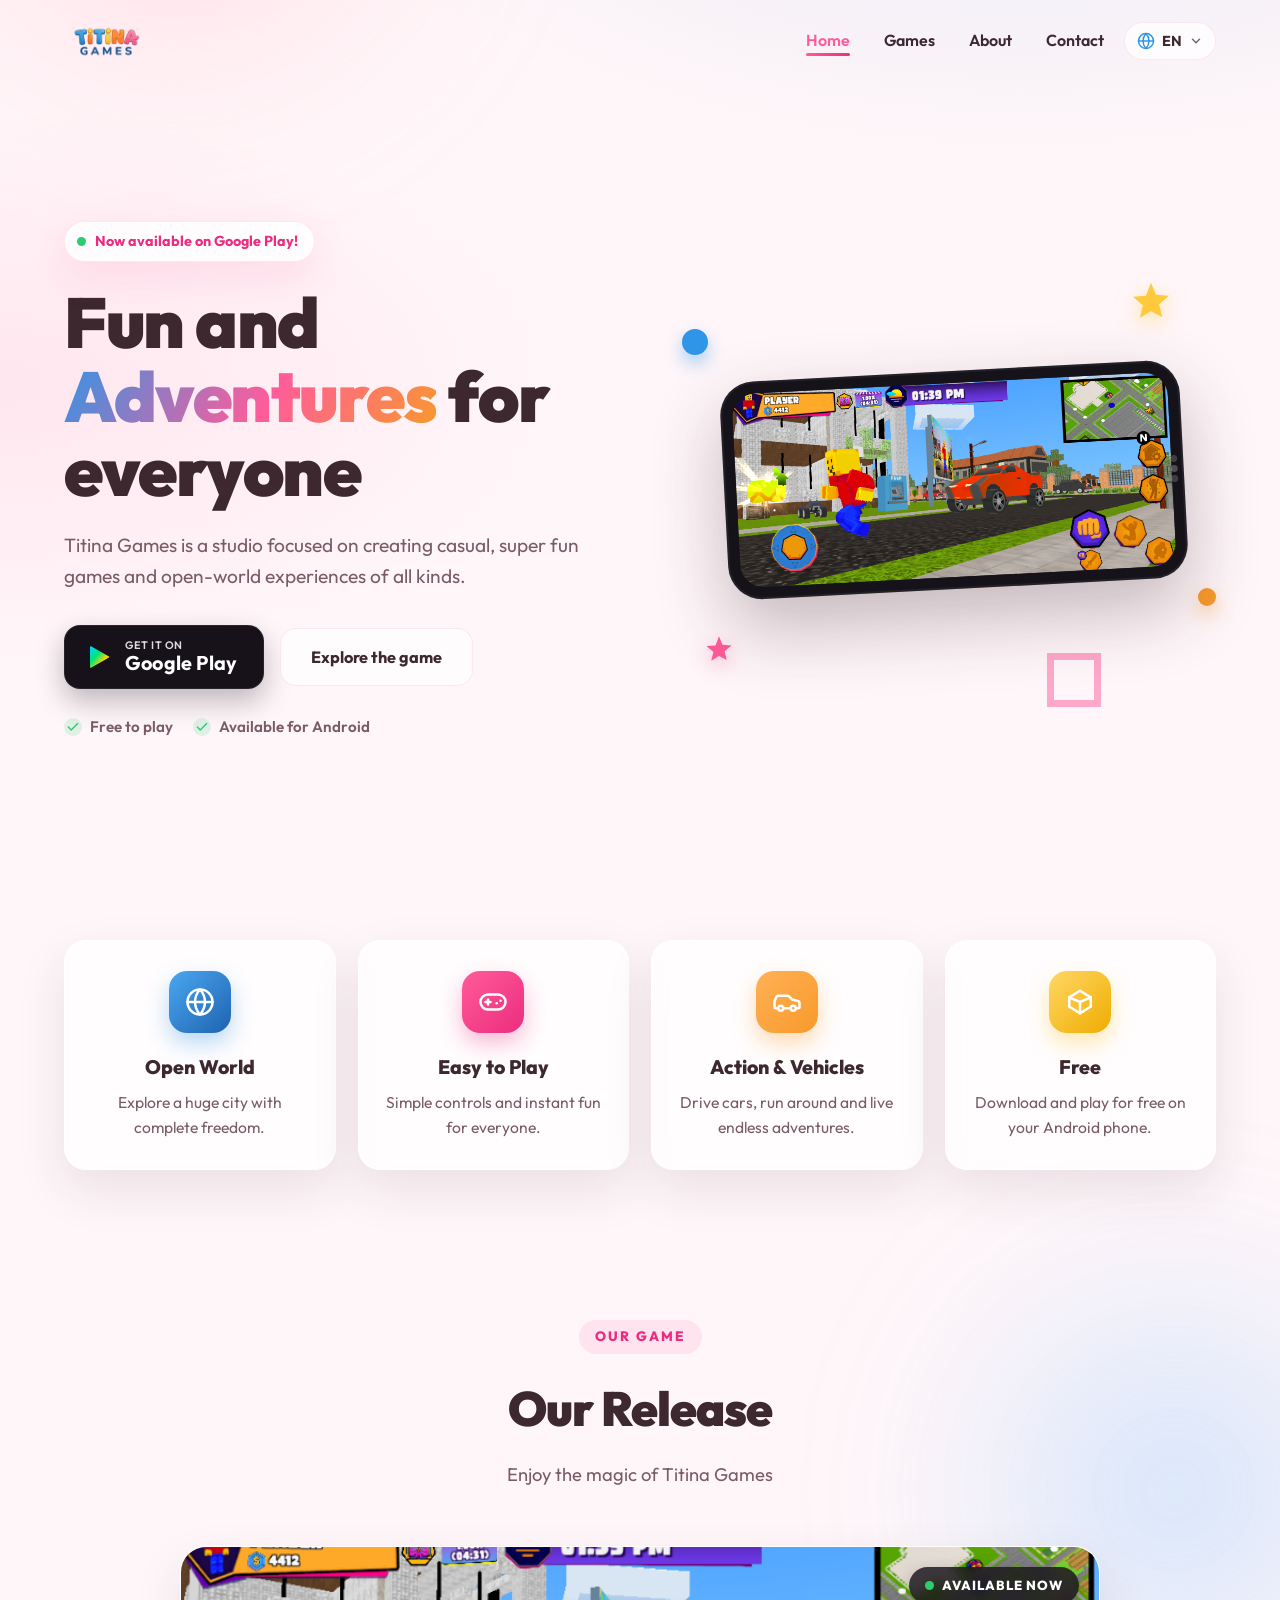
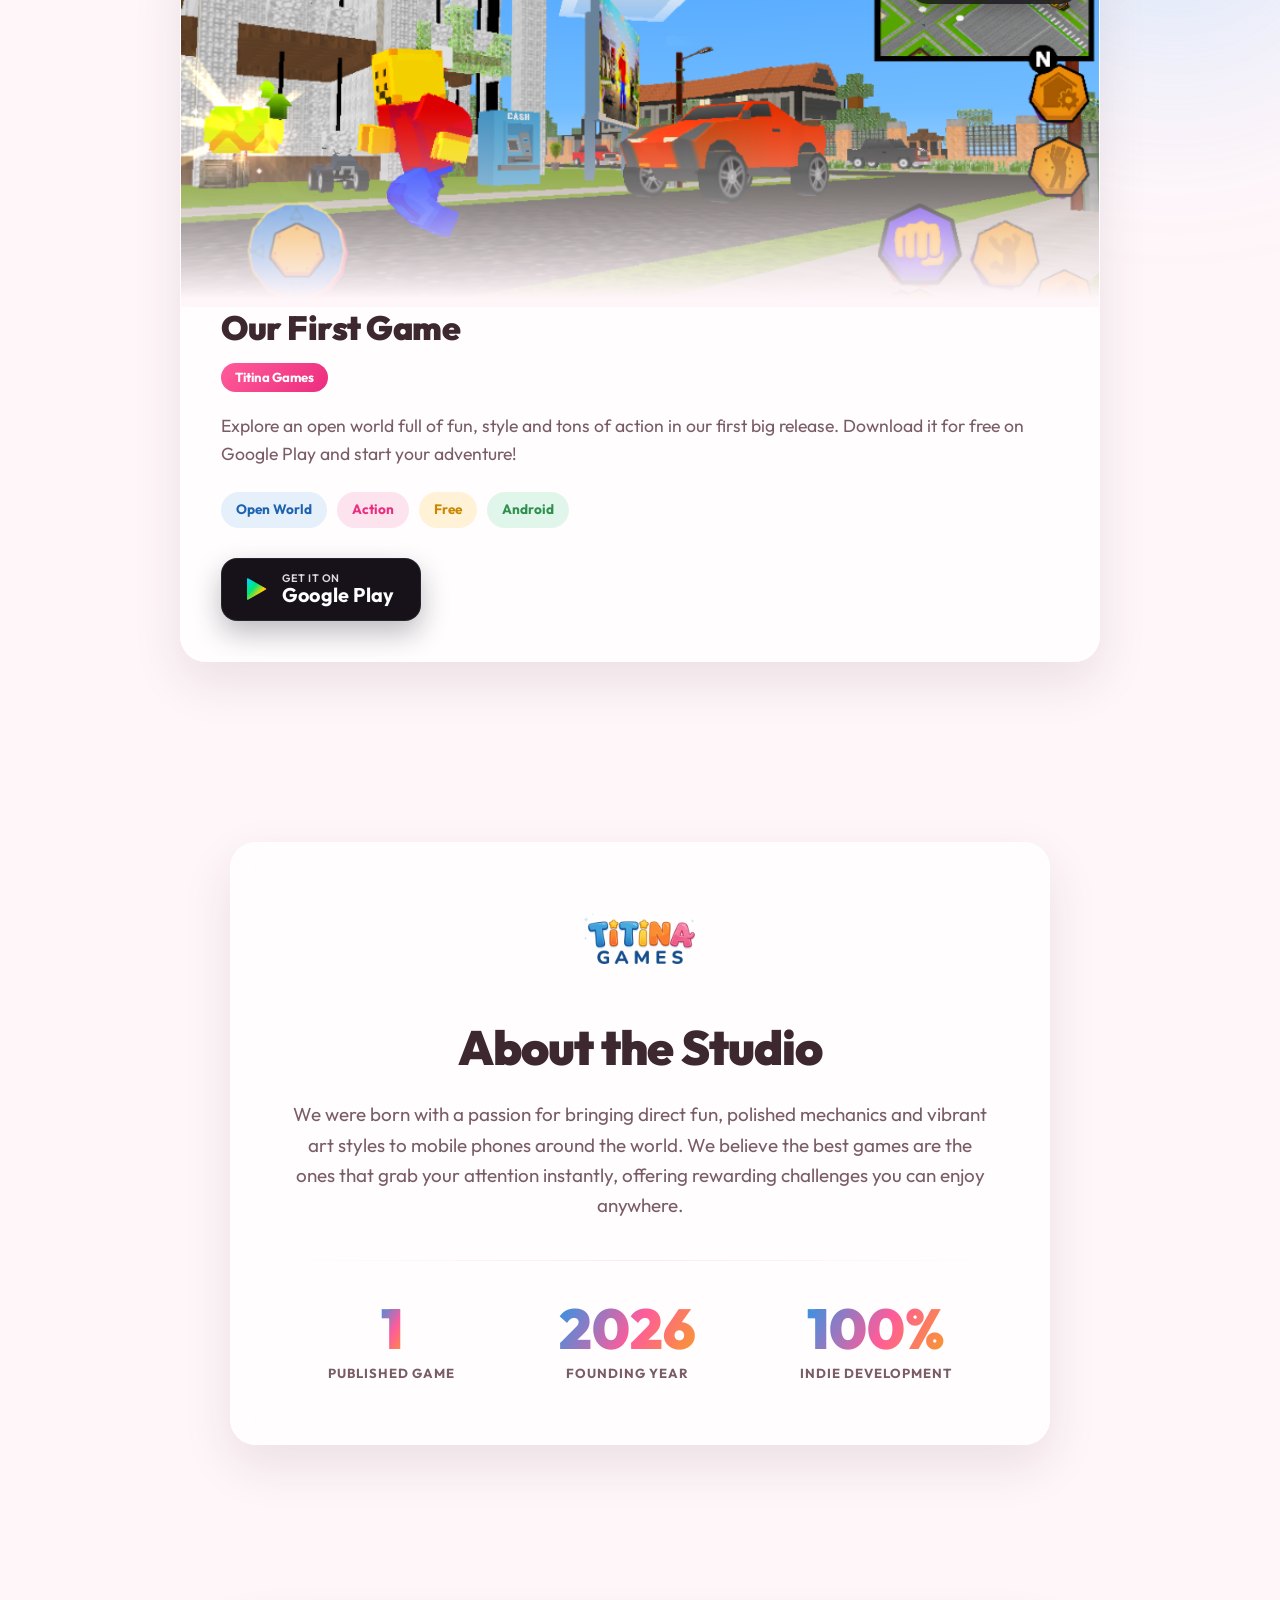
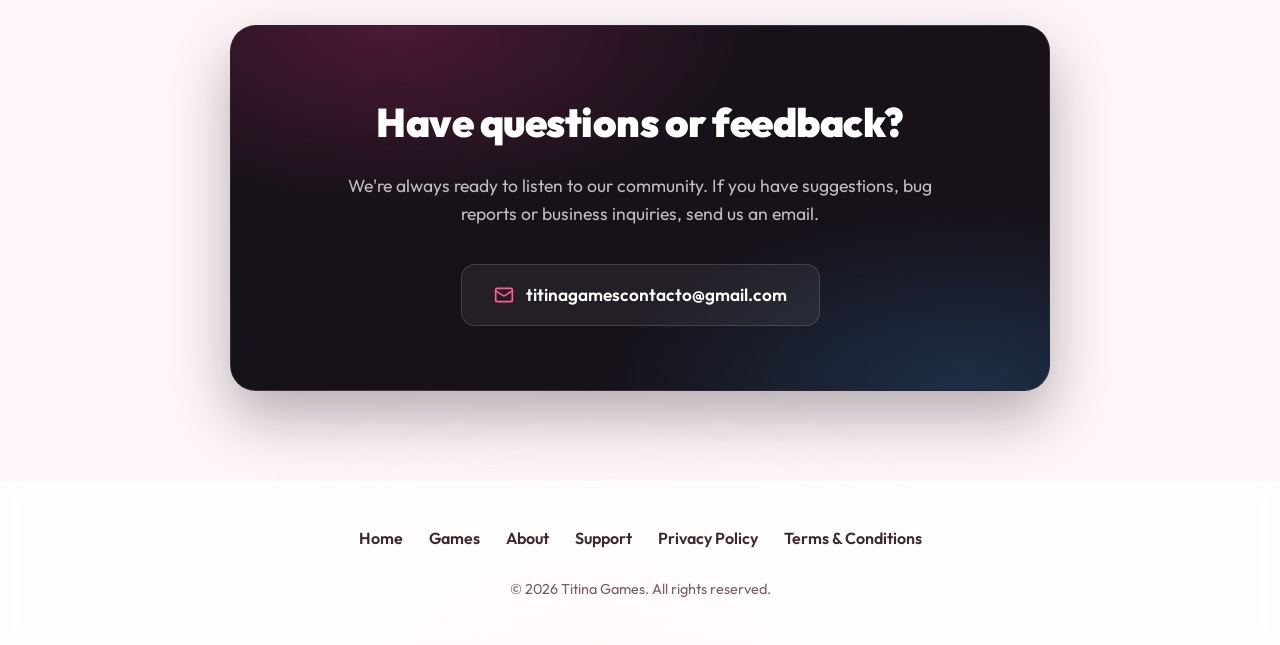
<file: index.html>
<!DOCTYPE html>
<html lang="es">
<head>
    <meta charset="UTF-8">
    <meta name="viewport" content="width=device-width, initial-scale=1.0">
    <title data-i18n="meta.title">Titina Games - Estudio de Videojuegos</title>

    <meta name="description" content="Bienvenido a Titina Games, creadores de juegos móviles divertidos y atractivos.">
    <meta name="keywords" content="Titina Games, videojuegos moviles, juegos casuales, android games, mundo abierto">

    <link rel="stylesheet" href="style.css?v=2.0">
    <!-- Google Fonts for modern typography -->
    <link rel="preconnect" href="https://fonts.googleapis.com">
    <link rel="preconnect" href="https://fonts.gstatic.com" crossorigin>
    <link href="https://fonts.googleapis.com/css2?family=Outfit:wght@300;400;500;600;700;800;900&display=swap" rel="stylesheet">
</head>
<body>
    <!-- Shared SVG definitions (Google Play triangle gradient) -->
    <svg width="0" height="0" style="position:absolute" aria-hidden="true" focusable="false">
        <defs>
            <linearGradient id="gplay-grad" x1="0" y1="0" x2="1" y2="1">
                <stop offset="0" stop-color="#00d4ff"></stop>
                <stop offset="0.38" stop-color="#00e676"></stop>
                <stop offset="0.7" stop-color="#ffd400"></stop>
                <stop offset="1" stop-color="#ff3d5e"></stop>
            </linearGradient>
        </defs>
    </svg>

    <div class="bg-wrapper">
        <div class="bg-glow bg-glow-1"></div>
        <div class="bg-glow bg-glow-2"></div>
        <div class="bg-glow bg-glow-3"></div>
    </div>

    <header>
        <div class="container">
            <nav>
                <div class="logo-container">
                    <img src="assets/logo.png" alt="Titina Games Logo" class="logo-img" id="nav-logo">
                </div>

                <ul class="nav-links">
                    <li><a href="#inicio" class="active" data-i18n="nav.home">Inicio</a></li>
                    <li><a href="#games" data-i18n="nav.games">Juegos</a></li>
                    <li><a href="#about" data-i18n="nav.about">Nosotros</a></li>
                    <li><a href="#contact" data-i18n="nav.contact">Contacto</a></li>
                </ul>

                <div class="nav-actions">
                    <!-- Language switcher -->
                    <div class="lang-switcher" id="lang-switcher">
                        <button class="lang-btn" id="lang-toggle" aria-haspopup="listbox" aria-expanded="false" data-i18n-aria="lang.label" aria-label="Cambiar idioma">
                            <svg class="lang-globe" xmlns="http://www.w3.org/2000/svg" viewBox="0 0 24 24" fill="none" stroke="currentColor" stroke-width="2" stroke-linecap="round" stroke-linejoin="round"><circle cx="12" cy="12" r="10"></circle><path d="M2 12h20"></path><path d="M12 2a15.3 15.3 0 0 1 4 10 15.3 15.3 0 0 1-4 10 15.3 15.3 0 0 1-4-10 15.3 15.3 0 0 1 4-10z"></path></svg>
                            <span class="lang-code" id="lang-code">ES</span>
                            <svg class="lang-chevron" xmlns="http://www.w3.org/2000/svg" viewBox="0 0 24 24" fill="none" stroke="currentColor" stroke-width="2.5" stroke-linecap="round" stroke-linejoin="round"><path d="m6 9 6 6 6-6"></path></svg>
                        </button>
                        <ul class="lang-menu" id="lang-menu" role="listbox"></ul>
                    </div>

                    <button class="menu-toggle" id="mobile-menu-toggle" data-i18n-aria="nav.menu" aria-label="Abrir menú de navegación">
                        <span class="bar"></span>
                        <span class="bar"></span>
                        <span class="bar"></span>
                    </button>
                </div>
            </nav>
        </div>
    </header>

    <section class="hero" id="inicio">
        <div class="container hero-grid">
            <div class="hero-copy">
                <span class="hero-badge reveal">
                    <span class="hero-badge-dot"></span>
                    <span data-i18n="hero.badge">¡Ya disponible en Google Play!</span>
                </span>
                <h1 class="hero-title reveal" data-i18n-html="hero.title">Diversión y <span class="highlight-text">Aventuras</span> para todos</h1>
                <p class="hero-subtitle reveal" data-i18n="hero.subtitle">Titina Games es un estudio enfocado en crear juegos casuales, muy divertidos y experiencias de mundo abierto de todo tipo.</p>
                <div class="hero-actions reveal">
                    <a href="https://play.google.com/store/apps/details?id=com.titina.GP1" target="_blank" rel="noopener" class="btn-gplay">
                        <span class="gplay-icon">
                            <svg viewBox="0 0 24 24" xmlns="http://www.w3.org/2000/svg" aria-hidden="true"><path fill="url(#gplay-grad)" stroke="url(#gplay-grad)" stroke-width="1.2" stroke-linejoin="round" d="M3.4 2.6 20 12 3.4 21.4 Z"></path></svg>
                        </span>
                        <span class="gplay-text">
                            <span class="gplay-small" data-i18n="play.get">DISPONIBLE EN</span>
                            <span class="gplay-big">Google Play</span>
                        </span>
                    </a>
                    <a href="#games" class="btn-ghost" data-i18n="hero.cta_secondary">Conoce el juego</a>
                </div>
                <div class="hero-meta reveal">
                    <span class="hero-meta-item">
                        <svg xmlns="http://www.w3.org/2000/svg" viewBox="0 0 24 24" fill="none" stroke="currentColor" stroke-width="2.5" stroke-linecap="round" stroke-linejoin="round"><path d="M20 6 9 17l-5-5"></path></svg>
                        <span data-i18n="hero.trust">Gratis para jugar</span>
                    </span>
                    <span class="hero-meta-item">
                        <svg xmlns="http://www.w3.org/2000/svg" viewBox="0 0 24 24" fill="none" stroke="currentColor" stroke-width="2.5" stroke-linecap="round" stroke-linejoin="round"><path d="M20 6 9 17l-5-5"></path></svg>
                        <span data-i18n="hero.platform">Disponible para Android</span>
                    </span>
                </div>
            </div>

            <div class="hero-visual reveal">
                <div class="phone">
                    <div class="phone-screen">
                        <img src="assets/juego1.png" alt="Captura del juego de Titina Games" loading="eager">
                    </div>
                    <span class="phone-cam"></span>
                </div>
                <span class="float-shape shape-star shape-1">
                    <svg viewBox="0 0 24 24" fill="currentColor" xmlns="http://www.w3.org/2000/svg"><path d="M12 2.5l2.6 6.3 6.8.5-5.2 4.4 1.6 6.6L12 17.3 6.2 20.8l1.6-6.6L2.6 9.8l6.8-.5z"/></svg>
                </span>
                <span class="float-shape shape-star shape-2">
                    <svg viewBox="0 0 24 24" fill="currentColor" xmlns="http://www.w3.org/2000/svg"><path d="M12 2.5l2.6 6.3 6.8.5-5.2 4.4 1.6 6.6L12 17.3 6.2 20.8l1.6-6.6L2.6 9.8l6.8-.5z"/></svg>
                </span>
                <span class="float-shape shape-circle shape-3"></span>
                <span class="float-shape shape-circle shape-4"></span>
                <span class="float-shape shape-ring shape-5"></span>
            </div>
        </div>
    </section>

    <main>
        <section class="features" id="features">
            <div class="container">
                <div class="features-grid">
                    <div class="feature-card reveal">
                        <div class="feature-icon icon-blue">
                            <svg xmlns="http://www.w3.org/2000/svg" viewBox="0 0 24 24" fill="none" stroke="currentColor" stroke-width="2" stroke-linecap="round" stroke-linejoin="round"><circle cx="12" cy="12" r="10"></circle><path d="M2 12h20"></path><path d="M12 2a15.3 15.3 0 0 1 4 10 15.3 15.3 0 0 1-4 10 15.3 15.3 0 0 1-4-10 15.3 15.3 0 0 1 4-10z"></path></svg>
                        </div>
                        <h3 class="feature-title" data-i18n="feature.openworld.title">Mundo Abierto</h3>
                        <p class="feature-text" data-i18n="feature.openworld.text">Explora una ciudad enorme con total libertad.</p>
                    </div>
                    <div class="feature-card reveal">
                        <div class="feature-icon icon-pink">
                            <svg xmlns="http://www.w3.org/2000/svg" viewBox="0 0 24 24" fill="none" stroke="currentColor" stroke-width="2" stroke-linecap="round" stroke-linejoin="round"><line x1="6" y1="12" x2="10" y2="12"></line><line x1="8" y1="10" x2="8" y2="14"></line><line x1="15" y1="13" x2="15.01" y2="13"></line><line x1="18" y1="11" x2="18.01" y2="11"></line><rect x="2" y="6" width="20" height="12" rx="6"></rect></svg>
                        </div>
                        <h3 class="feature-title" data-i18n="feature.casual.title">Fácil de Jugar</h3>
                        <p class="feature-text" data-i18n="feature.casual.text">Controles simples y diversión inmediata para todos.</p>
                    </div>
                    <div class="feature-card reveal">
                        <div class="feature-icon icon-orange">
                            <svg xmlns="http://www.w3.org/2000/svg" viewBox="0 0 24 24" fill="none" stroke="currentColor" stroke-width="2" stroke-linecap="round" stroke-linejoin="round"><path d="M19 17h2c.6 0 1-.4 1-1v-3c0-.9-.7-1.7-1.5-1.9C18.7 10.6 16 10 16 10s-1.3-1.4-2.2-2.3c-.5-.4-1.1-.7-1.8-.7H5c-.6 0-1.1.4-1.4.9l-1.4 2.9A3.7 3.7 0 0 0 2 12v4c0 .6.4 1 1 1h2"></path><circle cx="7" cy="17" r="2"></circle><path d="M9 17h6"></path><circle cx="17" cy="17" r="2"></circle></svg>
                        </div>
                        <h3 class="feature-title" data-i18n="feature.action.title">Acción y Vehículos</h3>
                        <p class="feature-text" data-i18n="feature.action.text">Conduce autos, corre y vive aventuras sin límites.</p>
                    </div>
                    <div class="feature-card reveal">
                        <div class="feature-icon icon-yellow">
                            <svg xmlns="http://www.w3.org/2000/svg" viewBox="0 0 24 24" fill="none" stroke="currentColor" stroke-width="2" stroke-linecap="round" stroke-linejoin="round"><path d="M20.6 8.3 12 3 3.4 8.3v7.4L12 21l8.6-5.3z"></path><path d="M12 12 3.4 8.3"></path><path d="m12 12 8.6-3.7"></path><path d="M12 12v9"></path></svg>
                        </div>
                        <h3 class="feature-title" data-i18n="feature.free.title">Gratis</h3>
                        <p class="feature-text" data-i18n="feature.free.text">Descarga y juega sin costo en tu teléfono Android.</p>
                    </div>
                </div>
            </div>
        </section>

        <section class="games container" id="games">
            <div class="section-header reveal">
                <span class="section-eyebrow" data-i18n="games.eyebrow">NUESTRO JUEGO</span>
                <h2 class="section-title" data-i18n="games.title">Nuestro Lanzamiento</h2>
                <p class="section-subtitle" data-i18n="games.subtitle">Disfruta de la magia de Titina Games</p>
            </div>

            <article class="game-card reveal" id="game-titina">
                <div class="game-banner-wrapper">
                    <img src="assets/juego1.png" alt="Primer Juego de Titina Games" class="game-banner">
                    <div class="game-banner-overlay"></div>
                    <div class="live-badge">
                        <span class="live-dot"></span>
                        <span data-i18n="game.badge">YA DISPONIBLE</span>
                    </div>
                </div>

                <div class="game-card-content">
                    <div class="game-header">
                        <div class="game-title-meta">
                            <h3 class="game-title" data-i18n="game.title">Nuestro Primer Juego</h3>
                            <span class="game-studio-label">Titina Games</span>
                        </div>
                    </div>

                    <p class="game-description" data-i18n="game.description">
                        Explora un mundo abierto lleno de diversión, estilo y mucha acción en nuestro primer gran lanzamiento. ¡Ya puedes descargarlo gratis en Google Play y comenzar tu aventura!
                    </p>

                    <div class="game-tags">
                        <span class="game-tag" data-i18n="tag.openworld">Mundo Abierto</span>
                        <span class="game-tag" data-i18n="tag.action">Acción</span>
                        <span class="game-tag" data-i18n="tag.free">Gratis</span>
                        <span class="game-tag">Android</span>
                    </div>

                    <div class="game-cta">
                        <a href="https://play.google.com/store/apps/details?id=com.titina.GP1" target="_blank" rel="noopener" class="btn-gplay">
                            <span class="gplay-icon">
                                <svg viewBox="0 0 24 24" xmlns="http://www.w3.org/2000/svg" aria-hidden="true"><path fill="url(#gplay-grad)" stroke="url(#gplay-grad)" stroke-width="1.2" stroke-linejoin="round" d="M3.4 2.6 20 12 3.4 21.4 Z"></path></svg>
                            </span>
                            <span class="gplay-text">
                                <span class="gplay-small" data-i18n="play.get">DISPONIBLE EN</span>
                                <span class="gplay-big">Google Play</span>
                            </span>
                        </a>
                    </div>
                </div>
            </article>
        </section>

        <section class="about container" id="about">
            <div class="about-content reveal">
                <div class="about-logo-wrapper">
                    <img src="assets/logo.png" alt="Titina Games Logo" class="about-logo">
                </div>
                <h2 class="section-title" data-i18n="about.title">Sobre el Estudio</h2>
                <p class="about-text" data-i18n="about.text">Nacimos con la pasión de llevar diversión directa, mecánicas pulidas y estilos artísticos vibrantes a los teléfonos móviles de todo el mundo. Creemos que los mejores juegos son aquellos que capturan tu atención al instante, ofreciendo desafíos gratificantes que puedes disfrutar en cualquier lugar.</p>

                <div class="stats-divider"></div>

                <div class="stats-container">
                    <div class="stat-item">
                        <span class="stat-number">1</span>
                        <span class="stat-label" data-i18n="stat.games.label">JUEGO PUBLICADO</span>
                    </div>
                    <div class="stat-item">
                        <span class="stat-number">2026</span>
                        <span class="stat-label" data-i18n="stat.year.label">AÑO DE FUNDACIÓN</span>
                    </div>
                    <div class="stat-item">
                        <span class="stat-number">100%</span>
                        <span class="stat-label" data-i18n="stat.indie.label">DESARROLLO INDIE</span>
                    </div>
                </div>
            </div>
        </section>

        <section class="contact container" id="contact">
            <div class="contact-card reveal">
                <h2 class="contact-title" data-i18n="contact.title">¿Tienes preguntas o comentarios?</h2>
                <p class="contact-text" data-i18n="contact.text">Estamos siempre listos para escuchar a nuestra comunidad. Si tienes sugerencias, reportes de fallos o consultas comerciales, envíanos un correo electrónico.</p>

                <a href="mailto:titinagamescontacto@gmail.com" class="contact-btn">
                    <svg xmlns="http://www.w3.org/2000/svg" width="20" height="20" viewBox="0 0 24 24" fill="none" stroke="currentColor" stroke-width="2" stroke-linecap="round" stroke-linejoin="round" class="mail-icon"><rect width="20" height="16" x="2" y="4" rx="2"></rect><path d="m22 7-8.97 5.7a1.94 1.94 0 0 1-2.06 0L2 7"></path></svg>
                    titinagamescontacto@gmail.com
                </a>
            </div>
        </section>
    </main>

    <footer>
        <div class="container footer-content">
            <div class="footer-links">
                <a href="#inicio" data-i18n="nav.home">Inicio</a>
                <a href="#games" data-i18n="nav.games">Juegos</a>
                <a href="#about" data-i18n="nav.about">Nosotros</a>
                <a href="#contact" data-i18n="footer.support">Soporte</a>
                <a href="privacidad.html" data-i18n="footer.privacy">Política de Privacidad</a>
                <a href="terminos.html" data-i18n="footer.terms">Términos y Condiciones</a>
            </div>

            <p data-i18n="footer.rights">&copy; 2026 Titina Games. Todos los derechos reservados.</p>
        </div>
    </footer>

    <script src="i18n.js?v=2.0"></script>
    <script src="script.js?v=2.0"></script>
</body>
</html>
</file>
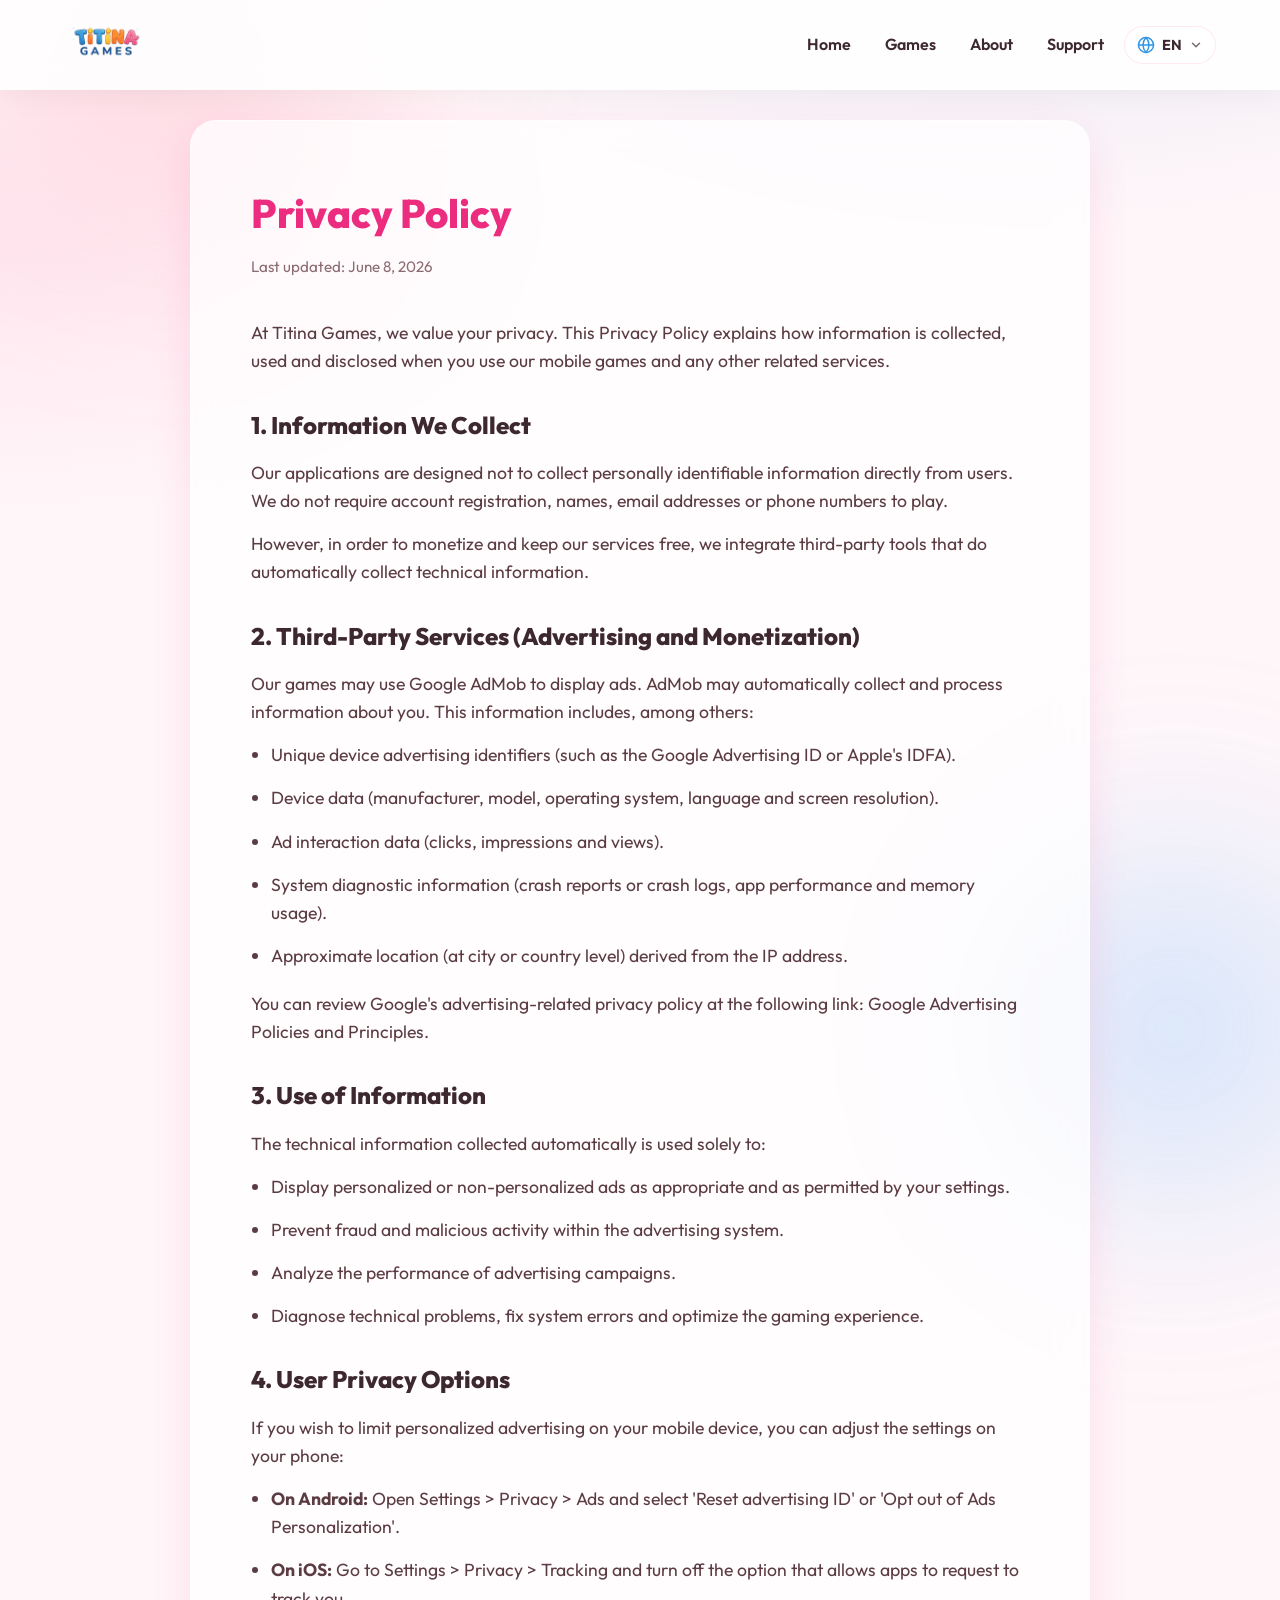
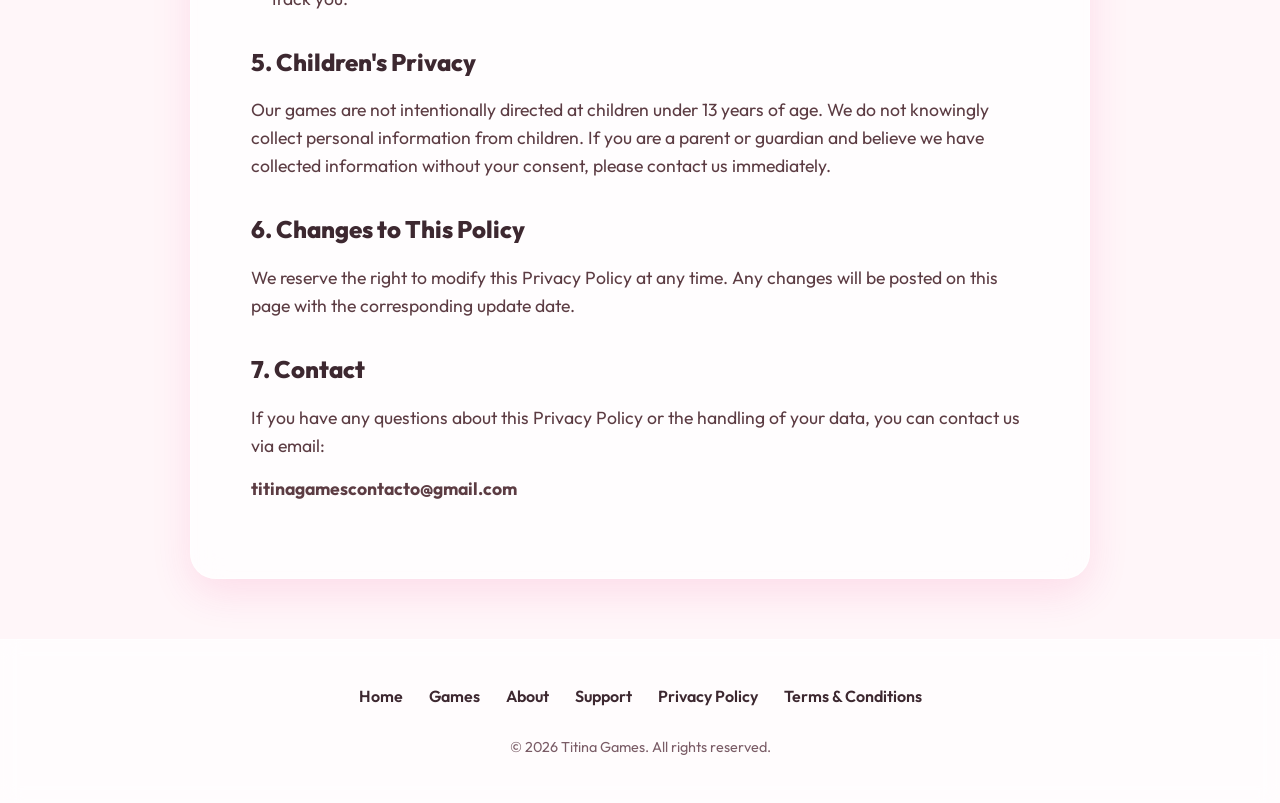
<file: privacidad.html>
<!DOCTYPE html>
<html lang="es">
<head>
    <meta charset="UTF-8">
    <meta name="viewport" content="width=device-width, initial-scale=1.0">
    <title>Política de Privacidad - Titina Games</title>
    
    <link rel="stylesheet" href="style.css?v=2.0">
    <link rel="preconnect" href="https://fonts.googleapis.com">
    <link rel="preconnect" href="https://fonts.gstatic.com" crossorigin>
    <link href="https://fonts.googleapis.com/css2?family=Outfit:wght@300;400;500;600;700;800;900&display=swap" rel="stylesheet">
    <style>
        .privacy-content {
            background: var(--color-glass);
            backdrop-filter: blur(16px);
            border: 1px solid var(--color-glass-border);
            padding: 60px;
            border-radius: var(--border-radius);
            box-shadow: var(--shadow-soft);
            max-width: 900px;
            margin: 120px auto 60px;
        }
        .privacy-title {
            font-size: 2.5rem;
            color: var(--color-primary-hover);
            margin-bottom: 10px;
            font-weight: 800;
        }
        .privacy-date {
            color: #8c6c73;
            margin-bottom: 40px;
            font-size: 0.95rem;
        }
        .privacy-text h3 {
            font-size: 1.5rem;
            color: var(--color-text);
            margin: 30px 0 15px;
            font-weight: 800;
        }
        .privacy-text p, .privacy-text li {
            color: #5c3c43;
            margin-bottom: 15px;
            font-size: 1.1rem;
            line-height: 1.6;
        }
        .privacy-text ul {
            padding-left: 20px;
            margin-bottom: 20px;
        }
        @media (max-width: 768px) {
            .privacy-content {
                padding: 40px 24px;
                margin: 100px auto 40px;
            }
            .privacy-title {
                font-size: 2rem;
            }
            .privacy-text h3 {
                font-size: 1.3rem;
                margin: 24px 0 12px;
            }
            .privacy-text p, .privacy-text li {
                font-size: 1rem;
            }
        }
        @media (max-width: 480px) {
            .privacy-content {
                padding: 30px 16px;
                margin: 90px auto 30px;
            }
            .privacy-title {
                font-size: 1.7rem;
            }
        }

        /* Asegurar que la cabecera fija tenga fondo desde el inicio para evitar superposiciones con el texto al deslizar */
        header {
            position: fixed !important;
            background: rgba(255, 255, 255, 0.9) !important;
            backdrop-filter: blur(12px) !important;
            -webkit-backdrop-filter: blur(12px) !important;
            box-shadow: 0 4px 30px rgba(0, 0, 0, 0.05) !important;
        }
        header.scrolled {
            background: rgba(255, 255, 255, 0.9) !important;
            box-shadow: 0 4px 30px rgba(0, 0, 0, 0.08) !important;
        }
    </style>
</head>
<body>
    <div class="bg-wrapper">
        <div class="bg-glow bg-glow-1"></div>
        <div class="bg-glow bg-glow-2"></div>
    </div>

    <header>
        <div class="container">
            <nav>
                <div class="logo-container">
                    <a href="index.html"><img src="assets/logo.png" alt="Titina Games Logo" class="logo-img"></a>
                </div>
                <ul class="nav-links">
                    <li><a href="index.html#inicio" data-i18n="nav.home">Inicio</a></li>
                    <li><a href="index.html#games" data-i18n="nav.games">Juegos</a></li>
                    <li><a href="index.html#about" data-i18n="nav.about">Nosotros</a></li>
                    <li><a href="index.html#contact" data-i18n="footer.support">Soporte</a></li>
                </ul>
                <div class="nav-actions">
                    <div class="lang-switcher" id="lang-switcher">
                        <button class="lang-btn" id="lang-toggle" aria-haspopup="listbox" aria-expanded="false" data-i18n-aria="lang.label" aria-label="Cambiar idioma">
                            <svg class="lang-globe" xmlns="http://www.w3.org/2000/svg" viewBox="0 0 24 24" fill="none" stroke="currentColor" stroke-width="2" stroke-linecap="round" stroke-linejoin="round"><circle cx="12" cy="12" r="10"></circle><path d="M2 12h20"></path><path d="M12 2a15.3 15.3 0 0 1 4 10 15.3 15.3 0 0 1-4 10 15.3 15.3 0 0 1-4-10 15.3 15.3 0 0 1 4-10z"></path></svg>
                            <span class="lang-code" id="lang-code">ES</span>
                            <svg class="lang-chevron" xmlns="http://www.w3.org/2000/svg" viewBox="0 0 24 24" fill="none" stroke="currentColor" stroke-width="2.5" stroke-linecap="round" stroke-linejoin="round"><path d="m6 9 6 6 6-6"></path></svg>
                        </button>
                        <ul class="lang-menu" id="lang-menu" role="listbox"></ul>
                    </div>
                    <button class="menu-toggle" id="mobile-menu-toggle" data-i18n-aria="nav.menu" aria-label="Abrir menú de navegación">
                        <span class="bar"></span>
                        <span class="bar"></span>
                        <span class="bar"></span>
                    </button>
                </div>
            </nav>
        </div>
    </header>

    <main class="container">
        <div class="privacy-content">
            <h1 class="privacy-title" data-i18n="priv.title">Política de Privacidad</h1>
            <p class="privacy-date" data-i18n="priv.updated">Última actualización: 8 de junio de 2026</p>

            <div class="privacy-text">
                <p data-i18n="priv.intro">En Titina Games, valoramos tu privacidad. Esta Política de Privacidad explica cómo se recopila, utiliza y divulga la información cuando utilizas nuestros juegos móviles y cualquier otro servicio relacionado.</p>

                <h3 data-i18n="priv.s1.h">1. Recopilación de Información</h3>
                <p data-i18n="priv.s1.p1">Nuestras aplicaciones están diseñadas para no recopilar información de identificación personal directamente de los usuarios. No solicitamos registros de cuentas, nombres, correos electrónicos ni números de teléfono para jugar.</p>
                <p data-i18n="priv.s1.p2">Sin embargo, para monetizar y mantener nuestros servicios gratuitos, integramos herramientas de terceros que sí recopilan información técnica de manera automática.</p>

                <h3 data-i18n="priv.s2.h">2. Servicios de Terceros (Publicidad y Monetización)</h3>
                <p data-i18n="priv.s2.p1">Nuestros juegos pueden utilizar Google AdMob para mostrar anuncios. AdMob puede recopilar y procesar información sobre ti de forma automática. Esta información incluye, entre otros:</p>
                <ul>
                    <li data-i18n="priv.s2.li1">Identificadores únicos de publicidad del dispositivo (como el ID de publicidad de Google o el IDFA de Apple).</li>
                    <li data-i18n="priv.s2.li2">Datos sobre el dispositivo (fabricante, modelo, sistema operativo, idioma y resolución de pantalla).</li>
                    <li data-i18n="priv.s2.li3">Datos sobre la interacción con los anuncios (clics, impresiones y visualizaciones).</li>
                    <li data-i18n="priv.s2.li4">Información de diagnóstico del sistema (informes de fallos o crash logs, rendimiento de la app y uso de memoria).</li>
                    <li data-i18n="priv.s2.li5">Ubicación aproximada (a nivel de ciudad o país) derivada de la dirección IP.</li>
                </ul>
                <p data-i18n="priv.s2.p2">Puedes consultar la política de privacidad de Google relacionada con la publicidad en el siguiente enlace: Políticas y Principios de Publicidad de Google.</p>

                <h3 data-i18n="priv.s3.h">3. Uso de la Información</h3>
                <p data-i18n="priv.s3.p1">La información técnica recopilada automáticamente se utiliza únicamente para:</p>
                <ul>
                    <li data-i18n="priv.s3.li1">Mostrar anuncios personalizados o no personalizados según corresponda y lo permita tu configuración.</li>
                    <li data-i18n="priv.s3.li2">Prevenir fraudes y actividades maliciosas dentro del sistema de publicidad.</li>
                    <li data-i18n="priv.s3.li3">Analizar el rendimiento de las campañas publicitarias.</li>
                    <li data-i18n="priv.s3.li4">Diagnosticar problemas técnicos, corregir fallos del sistema y optimizar la experiencia de juego.</li>
                </ul>

                <h3 data-i18n="priv.s4.h">4. Opciones de Privacidad del Usuario</h3>
                <p data-i18n="priv.s4.p1">Si deseas limitar la publicidad personalizada en tu dispositivo móvil, puedes ajustar la configuración en tu teléfono:</p>
                <ul>
                    <li data-i18n-html="priv.s4.li1"><strong>En Android:</strong> Abre Ajustes > Privacidad > Anuncios y selecciona "Restablecer ID de publicidad" o "Inhabilitar personalización de anuncios".</li>
                    <li data-i18n-html="priv.s4.li2"><strong>En iOS:</strong> Ve a Ajustes > Privacidad > Rastreo y desactiva la opción de permitir que las aplicaciones soliciten rastrearte.</li>
                </ul>

                <h3 data-i18n="priv.s5.h">5. Privacidad de los Niños</h3>
                <p data-i18n="priv.s5.p1">Nuestros juegos no están dirigidos intencionalmente a niños menores de 13 años. No recopilamos conscientemente información personal de niños. Si eres padre o tutor y crees que hemos recopilado información sin tu consentimiento, por favor contáctanos de inmediato.</p>

                <h3 data-i18n="priv.s6.h">6. Cambios en esta Política</h3>
                <p data-i18n="priv.s6.p1">Nos reservamos el derecho de modificar esta Política de Privacidad en cualquier momento. Cualquier cambio será publicado en esta página con la fecha de actualización correspondiente.</p>

                <h3 data-i18n="priv.s7.h">7. Contacto</h3>
                <p data-i18n="priv.s7.p1">Si tienes alguna pregunta sobre esta Política de Privacidad o el tratamiento de tus datos, puedes ponerte en contacto con nosotros a través del correo electrónico:</p>
                <p><strong>titinagamescontacto@gmail.com</strong></p>
            </div>
        </div>
    </main>

    <footer>
        <div class="container footer-content">
            <div class="footer-links">
                <a href="index.html#inicio" data-i18n="nav.home">Inicio</a>
                <a href="index.html#games" data-i18n="nav.games">Juegos</a>
                <a href="index.html#about" data-i18n="nav.about">Nosotros</a>
                <a href="index.html#contact" data-i18n="footer.support">Soporte</a>
                <a href="privacidad.html" data-i18n="footer.privacy">Política de Privacidad</a>
                <a href="terminos.html" data-i18n="footer.terms">Términos y Condiciones</a>
            </div>
            <p data-i18n="footer.rights">&copy; 2026 Titina Games. Todos los derechos reservados.</p>
        </div>
    </footer>

    <script src="i18n.js?v=2.0"></script>
    <script src="legal.js?v=2.0"></script>
    <script src="script.js?v=2.0"></script>
</body>
</html>
</file>
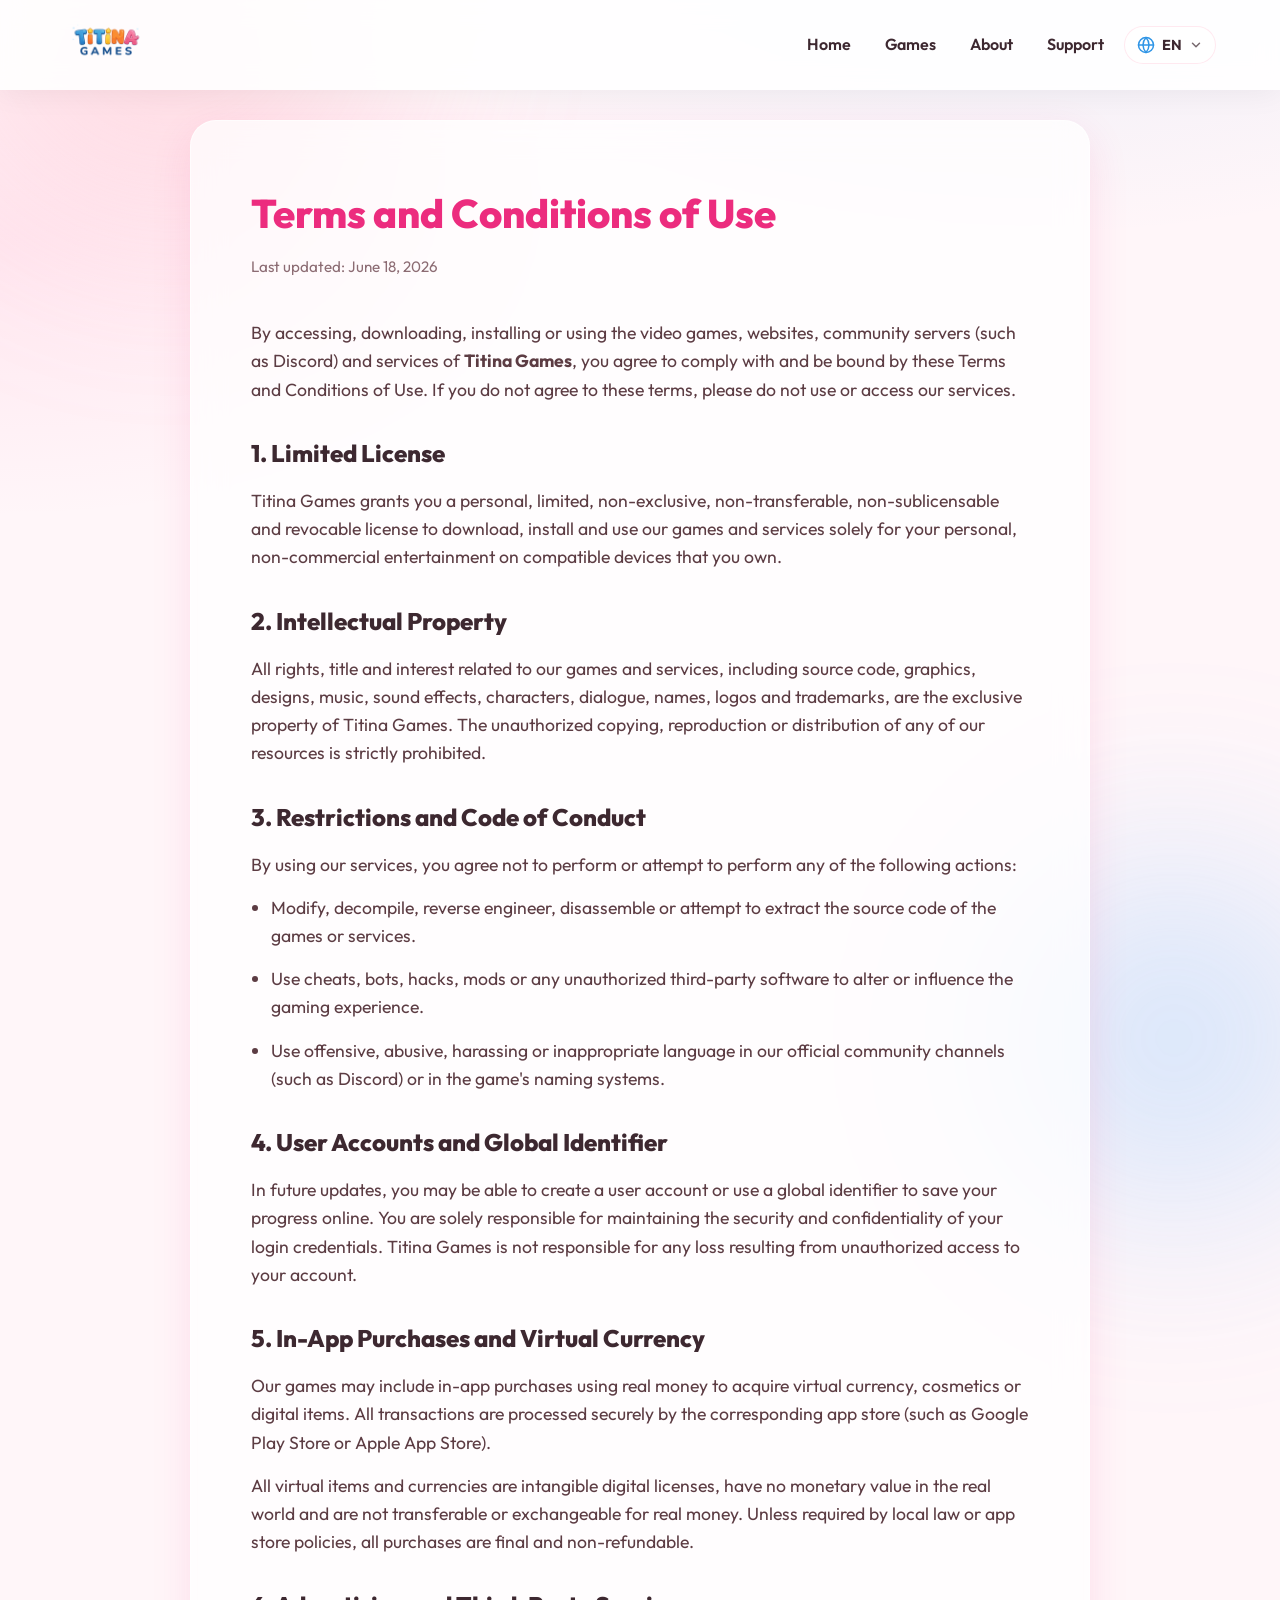
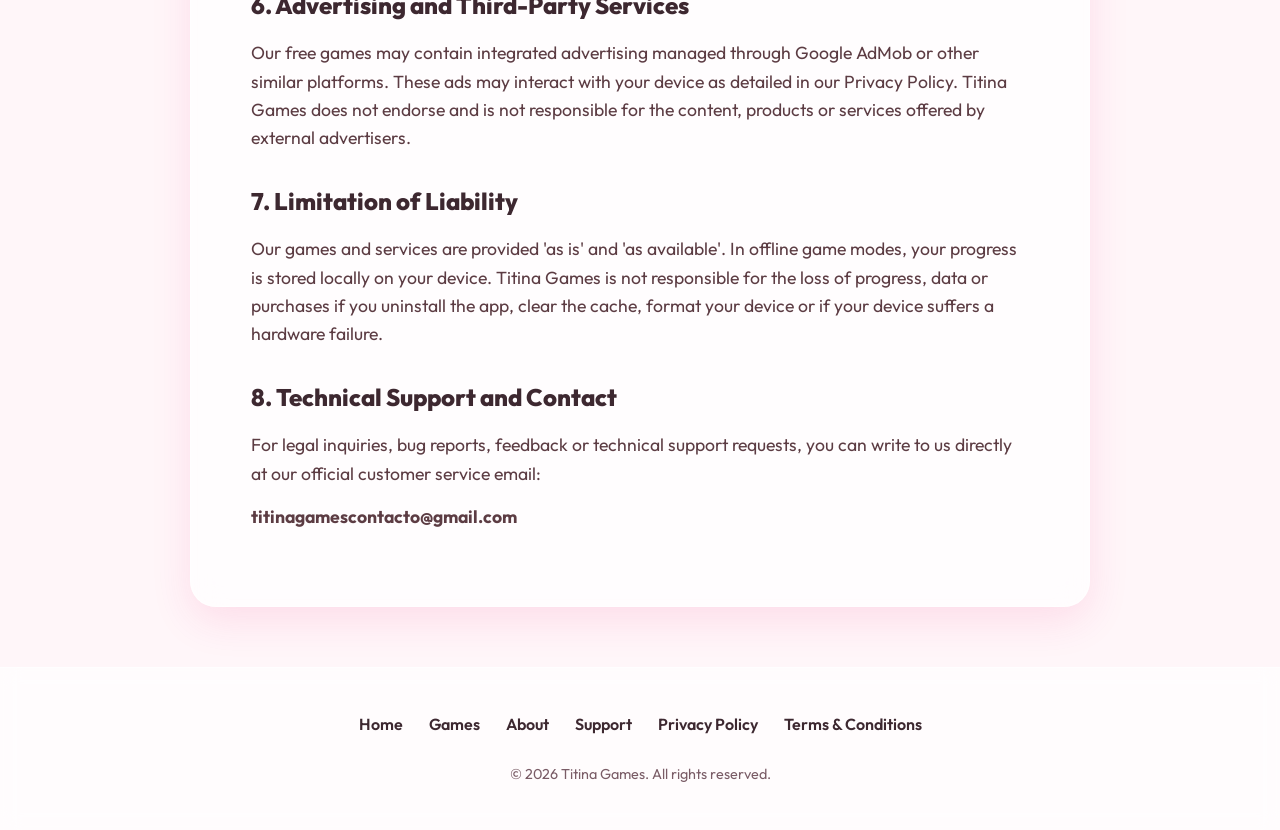
<file: terminos.html>
<!DOCTYPE html>
<html lang="es">
<head>
    <meta charset="UTF-8">
    <meta name="viewport" content="width=device-width, initial-scale=1.0">
    <title>Términos y Condiciones - Titina Games</title>
    
    <link rel="stylesheet" href="style.css?v=2.0">
    <link rel="preconnect" href="https://fonts.googleapis.com">
    <link rel="preconnect" href="https://fonts.gstatic.com" crossorigin>
    <link href="https://fonts.googleapis.com/css2?family=Outfit:wght@300;400;500;600;700;800;900&display=swap" rel="stylesheet">
    <style>
        .privacy-content {
            background: var(--color-glass);
            backdrop-filter: blur(16px);
            border: 1px solid var(--color-glass-border);
            padding: 60px;
            border-radius: var(--border-radius);
            box-shadow: var(--shadow-soft);
            max-width: 900px;
            margin: 120px auto 60px;
        }
        .privacy-title {
            font-size: 2.5rem;
            color: var(--color-primary-hover);
            margin-bottom: 10px;
            font-weight: 800;
        }
        .privacy-date {
            color: #8c6c73;
            margin-bottom: 40px;
            font-size: 0.95rem;
        }
        .privacy-text h3 {
            font-size: 1.5rem;
            color: var(--color-text);
            margin: 30px 0 15px;
            font-weight: 800;
        }
        .privacy-text p, .privacy-text li {
            color: #5c3c43;
            margin-bottom: 15px;
            font-size: 1.1rem;
            line-height: 1.6;
        }
        .privacy-text ul {
            padding-left: 20px;
            margin-bottom: 20px;
        }
        @media (max-width: 768px) {
            .privacy-content {
                padding: 40px 24px;
                margin: 100px auto 40px;
            }
            .privacy-title {
                font-size: 2rem;
            }
            .privacy-text h3 {
                font-size: 1.3rem;
                margin: 24px 0 12px;
            }
            .privacy-text p, .privacy-text li {
                font-size: 1rem;
            }
        }
        @media (max-width: 480px) {
            .privacy-content {
                padding: 30px 16px;
                margin: 90px auto 30px;
            }
            .privacy-title {
                font-size: 1.7rem;
            }
        }

        /* Asegurar que la cabecera fija tenga fondo desde el inicio para evitar superposiciones con el texto al deslizar */
        header {
            position: fixed !important;
            background: rgba(255, 255, 255, 0.9) !important;
            backdrop-filter: blur(12px) !important;
            -webkit-backdrop-filter: blur(12px) !important;
            box-shadow: 0 4px 30px rgba(0, 0, 0, 0.05) !important;
        }
        header.scrolled {
            background: rgba(255, 255, 255, 0.9) !important;
            box-shadow: 0 4px 30px rgba(0, 0, 0, 0.08) !important;
        }
    </style>
</head>
<body>
    <div class="bg-wrapper">
        <div class="bg-glow bg-glow-1"></div>
        <div class="bg-glow bg-glow-2"></div>
    </div>

    <header>
        <div class="container">
            <nav>
                <div class="logo-container">
                    <a href="index.html"><img src="assets/logo.png" alt="Titina Games Logo" class="logo-img"></a>
                </div>
                <ul class="nav-links">
                    <li><a href="index.html#inicio" data-i18n="nav.home">Inicio</a></li>
                    <li><a href="index.html#games" data-i18n="nav.games">Juegos</a></li>
                    <li><a href="index.html#about" data-i18n="nav.about">Nosotros</a></li>
                    <li><a href="index.html#contact" data-i18n="footer.support">Soporte</a></li>
                </ul>
                <div class="nav-actions">
                    <div class="lang-switcher" id="lang-switcher">
                        <button class="lang-btn" id="lang-toggle" aria-haspopup="listbox" aria-expanded="false" data-i18n-aria="lang.label" aria-label="Cambiar idioma">
                            <svg class="lang-globe" xmlns="http://www.w3.org/2000/svg" viewBox="0 0 24 24" fill="none" stroke="currentColor" stroke-width="2" stroke-linecap="round" stroke-linejoin="round"><circle cx="12" cy="12" r="10"></circle><path d="M2 12h20"></path><path d="M12 2a15.3 15.3 0 0 1 4 10 15.3 15.3 0 0 1-4 10 15.3 15.3 0 0 1-4-10 15.3 15.3 0 0 1 4-10z"></path></svg>
                            <span class="lang-code" id="lang-code">ES</span>
                            <svg class="lang-chevron" xmlns="http://www.w3.org/2000/svg" viewBox="0 0 24 24" fill="none" stroke="currentColor" stroke-width="2.5" stroke-linecap="round" stroke-linejoin="round"><path d="m6 9 6 6 6-6"></path></svg>
                        </button>
                        <ul class="lang-menu" id="lang-menu" role="listbox"></ul>
                    </div>
                    <button class="menu-toggle" id="mobile-menu-toggle" data-i18n-aria="nav.menu" aria-label="Abrir menú de navegación">
                        <span class="bar"></span>
                        <span class="bar"></span>
                        <span class="bar"></span>
                    </button>
                </div>
            </nav>
        </div>
    </header>

    <main class="container">
        <div class="privacy-content">
            <h1 class="privacy-title" data-i18n="terms.title">Términos y Condiciones de Uso</h1>
            <p class="privacy-date" data-i18n="terms.updated">Última actualización: 18 de junio de 2026</p>

            <div class="privacy-text">
                <p data-i18n-html="terms.intro">Al acceder, descargar, instalar o utilizar los videojuegos, sitios web, servidores de comunidad (como Discord) y servicios de <strong>Titina Games</strong>, aceptas cumplir y estar sujeto a estos Términos y Condiciones de Uso. Si no estás de acuerdo con estos términos, por favor no utilices ni accedas a nuestros servicios.</p>

                <h3 data-i18n="terms.s1.h">1. Licencia Limitada</h3>
                <p data-i18n="terms.s1.p1">Titina Games te otorga una licencia personal, limitada, no exclusiva, intransferible, no sublicenciable y revocable para descargar, instalar y utilizar nuestros juegos y servicios únicamente para tu entretenimiento personal y no comercial en dispositivos compatibles de tu propiedad.</p>

                <h3 data-i18n="terms.s2.h">2. Propiedad Intelectual</h3>
                <p data-i18n="terms.s2.p1">Todos los derechos, títulos e intereses relacionados con nuestros juegos y servicios, incluyendo el código fuente, gráficos, diseños, música, efectos de sonido, personajes, diálogos, nombres, logotipos y marcas comerciales, son propiedad exclusiva de Titina Games. La copia, reproducción o distribución no autorizada de cualquiera de nuestros recursos está estrictamente prohibida.</p>

                <h3 data-i18n="terms.s3.h">3. Restricciones y Código de Conducta</h3>
                <p data-i18n="terms.s3.p1">Al utilizar nuestros servicios, aceptas no realizar ni intentar realizar ninguna de las siguientes acciones:</p>
                <ul>
                    <li data-i18n="terms.s3.li1">Modificar, descompilar, aplicar ingeniería inversa, desensamblar o intentar extraer el código fuente de los juegos o servicios.</li>
                    <li data-i18n="terms.s3.li2">Utilizar trampas (cheats), bots, hacks, mods o cualquier software de terceros no autorizado para alterar o influir en la experiencia de juego.</li>
                    <li data-i18n="terms.s3.li3">Utilizar lenguaje ofensivo, abusivo, acosador o inapropiado en nuestros canales oficiales de la comunidad (como Discord) o en los sistemas de nombres del juego.</li>
                </ul>

                <h3 data-i18n="terms.s4.h">4. Cuentas de Usuario e Identificador Global</h3>
                <p data-i18n="terms.s4.p1">En futuras actualizaciones, es posible que puedas crear una cuenta de usuario o utilizar un identificador global para guardar tu progreso en línea. Eres el único responsable de mantener la seguridad y confidencialidad de tus credenciales de inicio de sesión. Titina Games no se hace responsable de ninguna pérdida resultante del acceso no autorizado a tu cuenta.</p>

                <h3 data-i18n="terms.s5.h">5. Compras dentro de la Aplicación y Moneda Virtual</h3>
                <p data-i18n="terms.s5.p1">Nuestros juegos pueden incluir compras dentro de la aplicación utilizando dinero real para adquirir moneda virtual, cosméticos o artículos digitales. Todas las transacciones se procesan de forma segura por la tienda de aplicaciones correspondiente (como Google Play Store o Apple App Store).</p>
                <p data-i18n="terms.s5.p2">Todos los artículos y monedas virtuales son licencias digitales intangibles, no tienen valor monetario en el mundo real y no son transferibles ni intercambiables por dinero real. A menos que lo exija la ley local o las políticas de la tienda de aplicaciones, todas las compras son definitivas y no reembolsables.</p>

                <h3 data-i18n="terms.s6.h">6. Anuncios y Servicios de Terceros</h3>
                <p data-i18n="terms.s6.p1">Nuestros juegos gratuitos pueden contener publicidad integrada gestionada a través de Google AdMob u otras plataformas similares. Estos anuncios pueden interactuar con tu dispositivo como se detalla en nuestra Política de Privacidad. Titina Games no respalda y no se hace responsable del contenido, productos o servicios ofrecidos por anunciantes externos.</p>

                <h3 data-i18n="terms.s7.h">7. Limitación de Responsabilidad</h3>
                <p data-i18n="terms.s7.p1">Nuestros juegos y servicios se proporcionan 'tal cual' y 'según disponibilidad'. En los modos de juego sin conexión, tu progreso se almacena localmente en tu dispositivo. Titina Games no se hace responsable de la pérdida de progreso, datos o compras si desinstalas la aplicación, borras la memoria caché, formateas tu dispositivo o si tu dispositivo sufre un fallo de hardware.</p>

                <h3 data-i18n="terms.s8.h">8. Soporte Técnico y Contacto</h3>
                <p data-i18n="terms.s8.p1">Para consultas legales, informes de errores, comentarios o solicitudes de soporte técnico, puedes escribirnos directamente a nuestro correo electrónico oficial de atención al cliente:</p>
                <p><strong>titinagamescontacto@gmail.com</strong></p>
            </div>
        </div>
    </main>

    <footer>
        <div class="container footer-content">
            <div class="footer-links">
                <a href="index.html#inicio" data-i18n="nav.home">Inicio</a>
                <a href="index.html#games" data-i18n="nav.games">Juegos</a>
                <a href="index.html#about" data-i18n="nav.about">Nosotros</a>
                <a href="index.html#contact" data-i18n="footer.support">Soporte</a>
                <a href="privacidad.html" data-i18n="footer.privacy">Política de Privacidad</a>
                <a href="terminos.html" data-i18n="footer.terms">Términos y Condiciones</a>
            </div>
            <p data-i18n="footer.rights">&copy; 2026 Titina Games. Todos los derechos reservados.</p>
        </div>
    </footer>

    <script src="i18n.js?v=2.0"></script>
    <script src="legal.js?v=2.0"></script>
    <script src="script.js?v=2.0"></script>
</body>
</html>
</file>
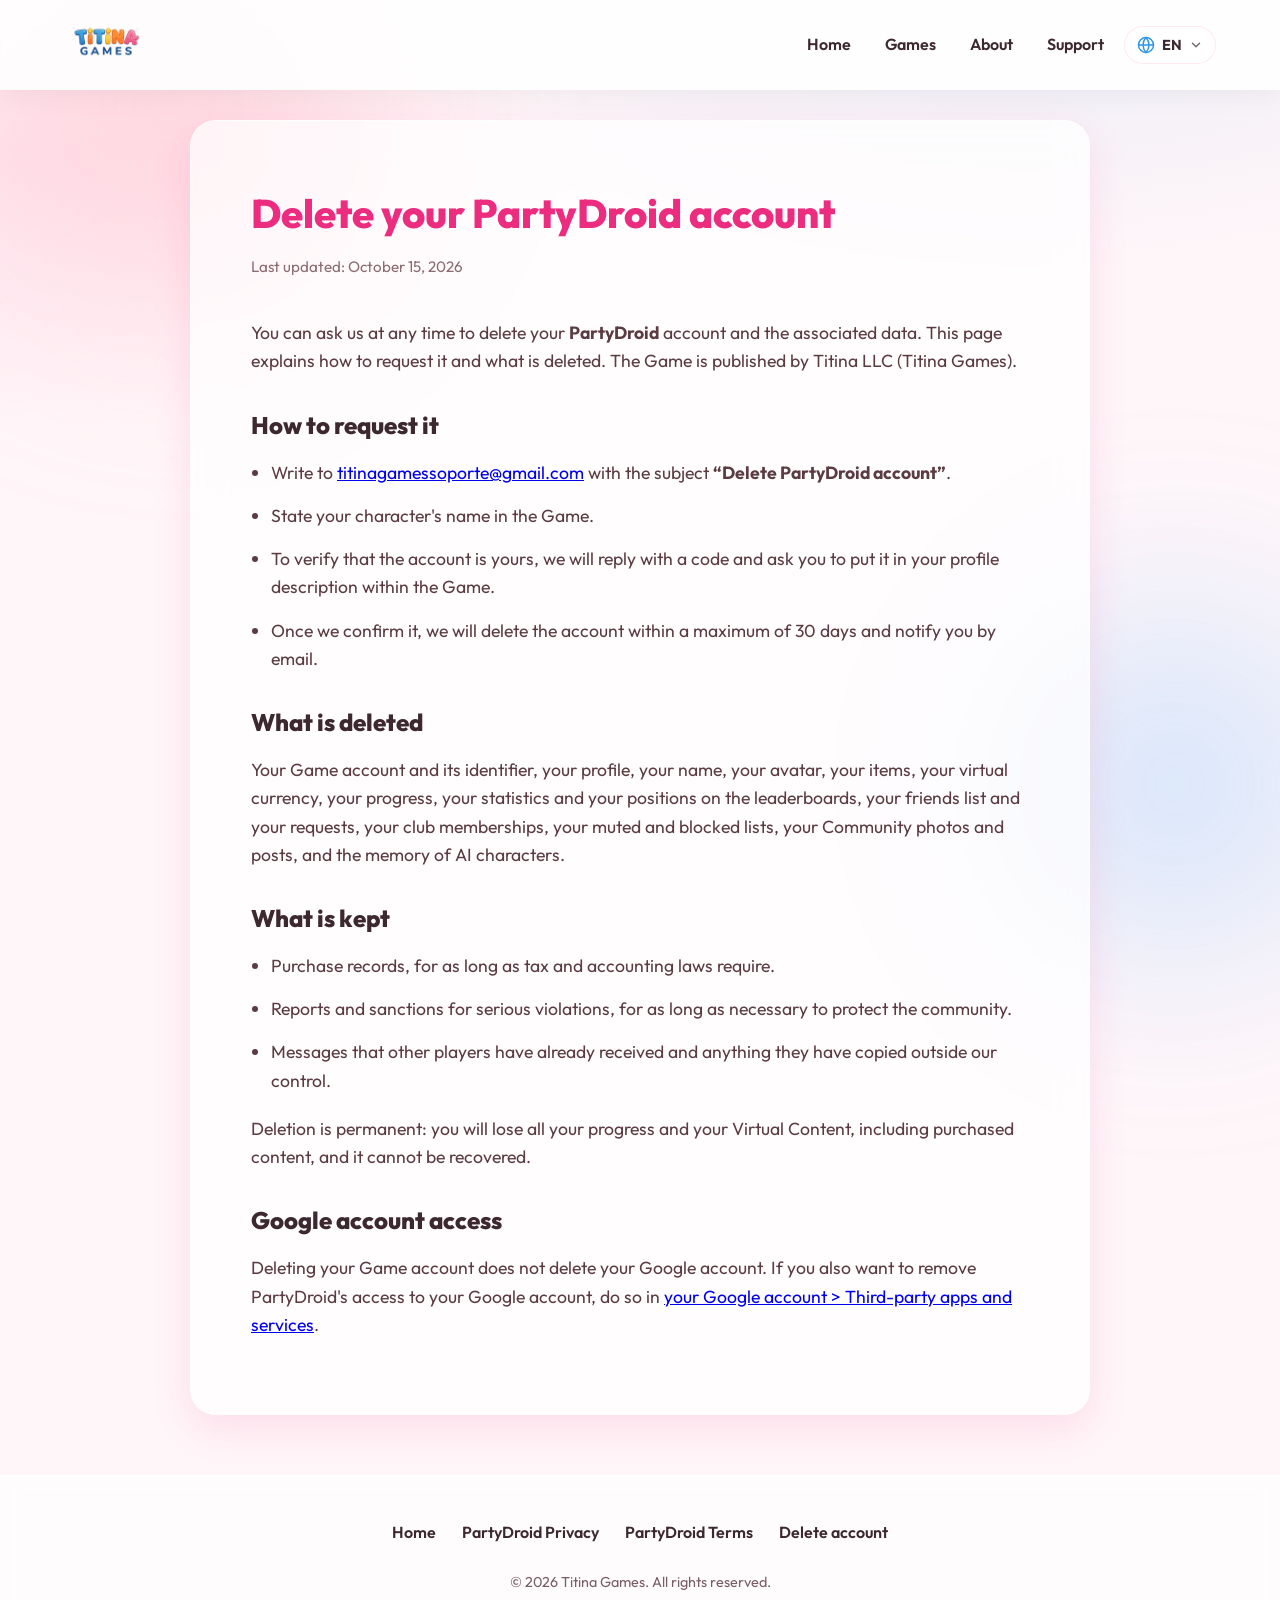
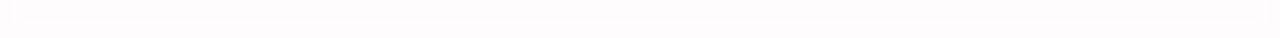
<file: partydroid/eliminar-cuenta.html>
<!DOCTYPE html>
<html lang="es">
<head>
    <meta charset="UTF-8">
    <meta name="viewport" content="width=device-width, initial-scale=1.0">
    <title>Eliminar cuenta - PartyDroid</title>
    
    <link rel="stylesheet" href="../style.css?v=2.0">
    <link rel="preconnect" href="https://fonts.googleapis.com">
    <link rel="preconnect" href="https://fonts.gstatic.com" crossorigin>
    <link href="https://fonts.googleapis.com/css2?family=Outfit:wght@300;400;500;600;700;800;900&display=swap" rel="stylesheet">
    <style>
        .privacy-content {
            background: var(--color-glass);
            backdrop-filter: blur(16px);
            border: 1px solid var(--color-glass-border);
            padding: 60px;
            border-radius: var(--border-radius);
            box-shadow: var(--shadow-soft);
            max-width: 900px;
            margin: 120px auto 60px;
        }
        .privacy-title {
            font-size: 2.5rem;
            color: var(--color-primary-hover);
            margin-bottom: 10px;
            font-weight: 800;
        }
        .privacy-date {
            color: #8c6c73;
            margin-bottom: 40px;
            font-size: 0.95rem;
        }
        .privacy-text h3 {
            font-size: 1.5rem;
            color: var(--color-text);
            margin: 30px 0 15px;
            font-weight: 800;
        }
        .privacy-text p, .privacy-text li {
            color: #5c3c43;
            margin-bottom: 15px;
            font-size: 1.1rem;
            line-height: 1.6;
        }
        .privacy-text ul {
            padding-left: 20px;
            margin-bottom: 20px;
        }
        @media (max-width: 768px) {
            .privacy-content {
                padding: 40px 24px;
                margin: 100px auto 40px;
            }
            .privacy-title {
                font-size: 2rem;
            }
            .privacy-text h3 {
                font-size: 1.3rem;
                margin: 24px 0 12px;
            }
            .privacy-text p, .privacy-text li {
                font-size: 1rem;
            }
        }
        @media (max-width: 480px) {
            .privacy-content {
                padding: 30px 16px;
                margin: 90px auto 30px;
            }
            .privacy-title {
                font-size: 1.7rem;
            }
        }

        /* Asegurar que la cabecera fija tenga fondo desde el inicio para evitar superposiciones con el texto al deslizar */
        header {
            position: fixed !important;
            background: rgba(255, 255, 255, 0.9) !important;
            backdrop-filter: blur(12px) !important;
            -webkit-backdrop-filter: blur(12px) !important;
            box-shadow: 0 4px 30px rgba(0, 0, 0, 0.05) !important;
        }
        header.scrolled {
            background: rgba(255, 255, 255, 0.9) !important;
            box-shadow: 0 4px 30px rgba(0, 0, 0, 0.08) !important;
        }
    </style>
</head>
<body>
    <div class="bg-wrapper">
        <div class="bg-glow bg-glow-1"></div>
        <div class="bg-glow bg-glow-2"></div>
    </div>

    <header>
        <div class="container">
            <nav>
                <div class="logo-container">
                    <a href="../index.html"><img src="../assets/logo.png" alt="Titina Games Logo" class="logo-img"></a>
                </div>
                <ul class="nav-links">
                    <li><a href="../index.html#inicio" data-i18n="nav.home">Inicio</a></li>
                    <li><a href="../index.html#games" data-i18n="nav.games">Juegos</a></li>
                    <li><a href="../index.html#about" data-i18n="nav.about">Nosotros</a></li>
                    <li><a href="../index.html#contact" data-i18n="footer.support">Soporte</a></li>
                </ul>
                <div class="nav-actions">
                    <div class="lang-switcher" id="lang-switcher">
                        <button class="lang-btn" id="lang-toggle" aria-haspopup="listbox" aria-expanded="false" data-i18n-aria="lang.label" aria-label="Cambiar idioma">
                            <svg class="lang-globe" xmlns="http://www.w3.org/2000/svg" viewBox="0 0 24 24" fill="none" stroke="currentColor" stroke-width="2" stroke-linecap="round" stroke-linejoin="round"><circle cx="12" cy="12" r="10"></circle><path d="M2 12h20"></path><path d="M12 2a15.3 15.3 0 0 1 4 10 15.3 15.3 0 0 1-4 10 15.3 15.3 0 0 1-4-10 15.3 15.3 0 0 1 4-10z"></path></svg>
                            <span class="lang-code" id="lang-code">ES</span>
                            <svg class="lang-chevron" xmlns="http://www.w3.org/2000/svg" viewBox="0 0 24 24" fill="none" stroke="currentColor" stroke-width="2.5" stroke-linecap="round" stroke-linejoin="round"><path d="m6 9 6 6 6-6"></path></svg>
                        </button>
                        <ul class="lang-menu" id="lang-menu" role="listbox"></ul>
                    </div>
                    <button class="menu-toggle" id="mobile-menu-toggle" data-i18n-aria="nav.menu" aria-label="Abrir menú de navegación">
                        <span class="bar"></span>
                        <span class="bar"></span>
                        <span class="bar"></span>
                    </button>
                </div>
            </nav>
        </div>
    </header>

    <main class="container">
        <div class="privacy-content">
            <h1 class="privacy-title" data-i18n="pd.del.title">Eliminar tu cuenta de PartyDroid</h1>
            <p class="privacy-date" data-i18n="pd.del.updated">Última actualización: 15 de octubre de 2026</p>

            <div class="privacy-text">
                <p data-i18n-html="pd.del.intro">Puedes pedir en cualquier momento que borremos tu cuenta de <strong>PartyDroid</strong> y los datos asociados. Esta página explica cómo pedirlo y qué se borra. El Juego lo publica Titina LLC (Titina Games).</p>

                <h3 data-i18n="pd.del.s1.h">Cómo pedirlo</h3>
                <ul>
                    <li data-i18n-html="pd.del.s1.li1">Escribe a <a href="mailto:titinagamessoporte@gmail.com">titinagamessoporte@gmail.com</a> con el asunto <strong>«Eliminar cuenta PartyDroid»</strong>.</li>
                    <li data-i18n="pd.del.s1.li2">Indica el nombre de tu personaje en el Juego.</li>
                    <li data-i18n="pd.del.s1.li3">Para comprobar que la cuenta es tuya, te responderemos con un código y te pediremos que lo pongas en la descripción de tu perfil dentro del Juego.</li>
                    <li data-i18n="pd.del.s1.li4">Cuando lo confirmemos, borraremos la cuenta en un plazo máximo de 30 días y te avisaremos por correo.</li>
                </ul>

                <h3 data-i18n="pd.del.s2.h">Qué se borra</h3>
                <p data-i18n="pd.del.s2.p1">Tu cuenta del Juego y su identificador, tu perfil, tu nombre, tu avatar, tus objetos, tu moneda virtual, tu progreso, tus estadísticas y tus posiciones en los rankings, tu lista de amigos y tus solicitudes, tu pertenencia a clubes, tus listas de silenciados y bloqueados, tus fotos y publicaciones de la Comunidad y la memoria de los personajes con IA.</p>

                <h3 data-i18n="pd.del.s3.h">Qué se conserva</h3>
                <ul>
                    <li data-i18n="pd.del.s3.li1">Los registros de compras, durante el tiempo que exijan las leyes fiscales y contables.</li>
                    <li data-i18n="pd.del.s3.li2">Los reportes y sanciones por incumplimientos graves, durante el tiempo necesario para proteger a la comunidad.</li>
                    <li data-i18n="pd.del.s3.li3">Los mensajes que otros jugadores ya recibieron y lo que hayan copiado fuera de nuestro control.</li>
                </ul>
                <p data-i18n="pd.del.s3.p1">El borrado es definitivo: perderás todo tu progreso y tu Contenido Virtual, incluido el comprado, y no se podrá recuperar.</p>

                <h3 data-i18n="pd.del.s4.h">Acceso de tu cuenta de Google</h3>
                <p data-i18n-html="pd.del.s4.p1">Borrar tu cuenta del Juego no borra tu cuenta de Google. Si además quieres quitarle a PartyDroid el acceso a tu cuenta de Google, hazlo en <a href="https://myaccount.google.com/connections" target="_blank" rel="noopener">tu cuenta de Google &gt; Apps y servicios conectados</a>.</p>
            </div>
        </div>
    </main>

    <footer>
        <div class="container footer-content">
            <div class="footer-links">
                <a href="../index.html#inicio" data-i18n="nav.home">Inicio</a>
                <a href="privacidad.html" data-i18n="pd.foot.privacy">Privacidad de PartyDroid</a>
                <a href="terminos.html" data-i18n="pd.foot.terms">Términos de PartyDroid</a>
                <a href="eliminar-cuenta.html" data-i18n="pd.foot.delete">Eliminar cuenta</a>
            </div>
            <p data-i18n="footer.rights">&copy; 2026 Titina Games. Todos los derechos reservados.</p>
        </div>
    </footer>

    <script src="../i18n.js?v=2.0"></script>
    <script src="legal-partydroid.js?v=1"></script>
    <script src="../script.js?v=2.0"></script>
</body>
</html>
</file>
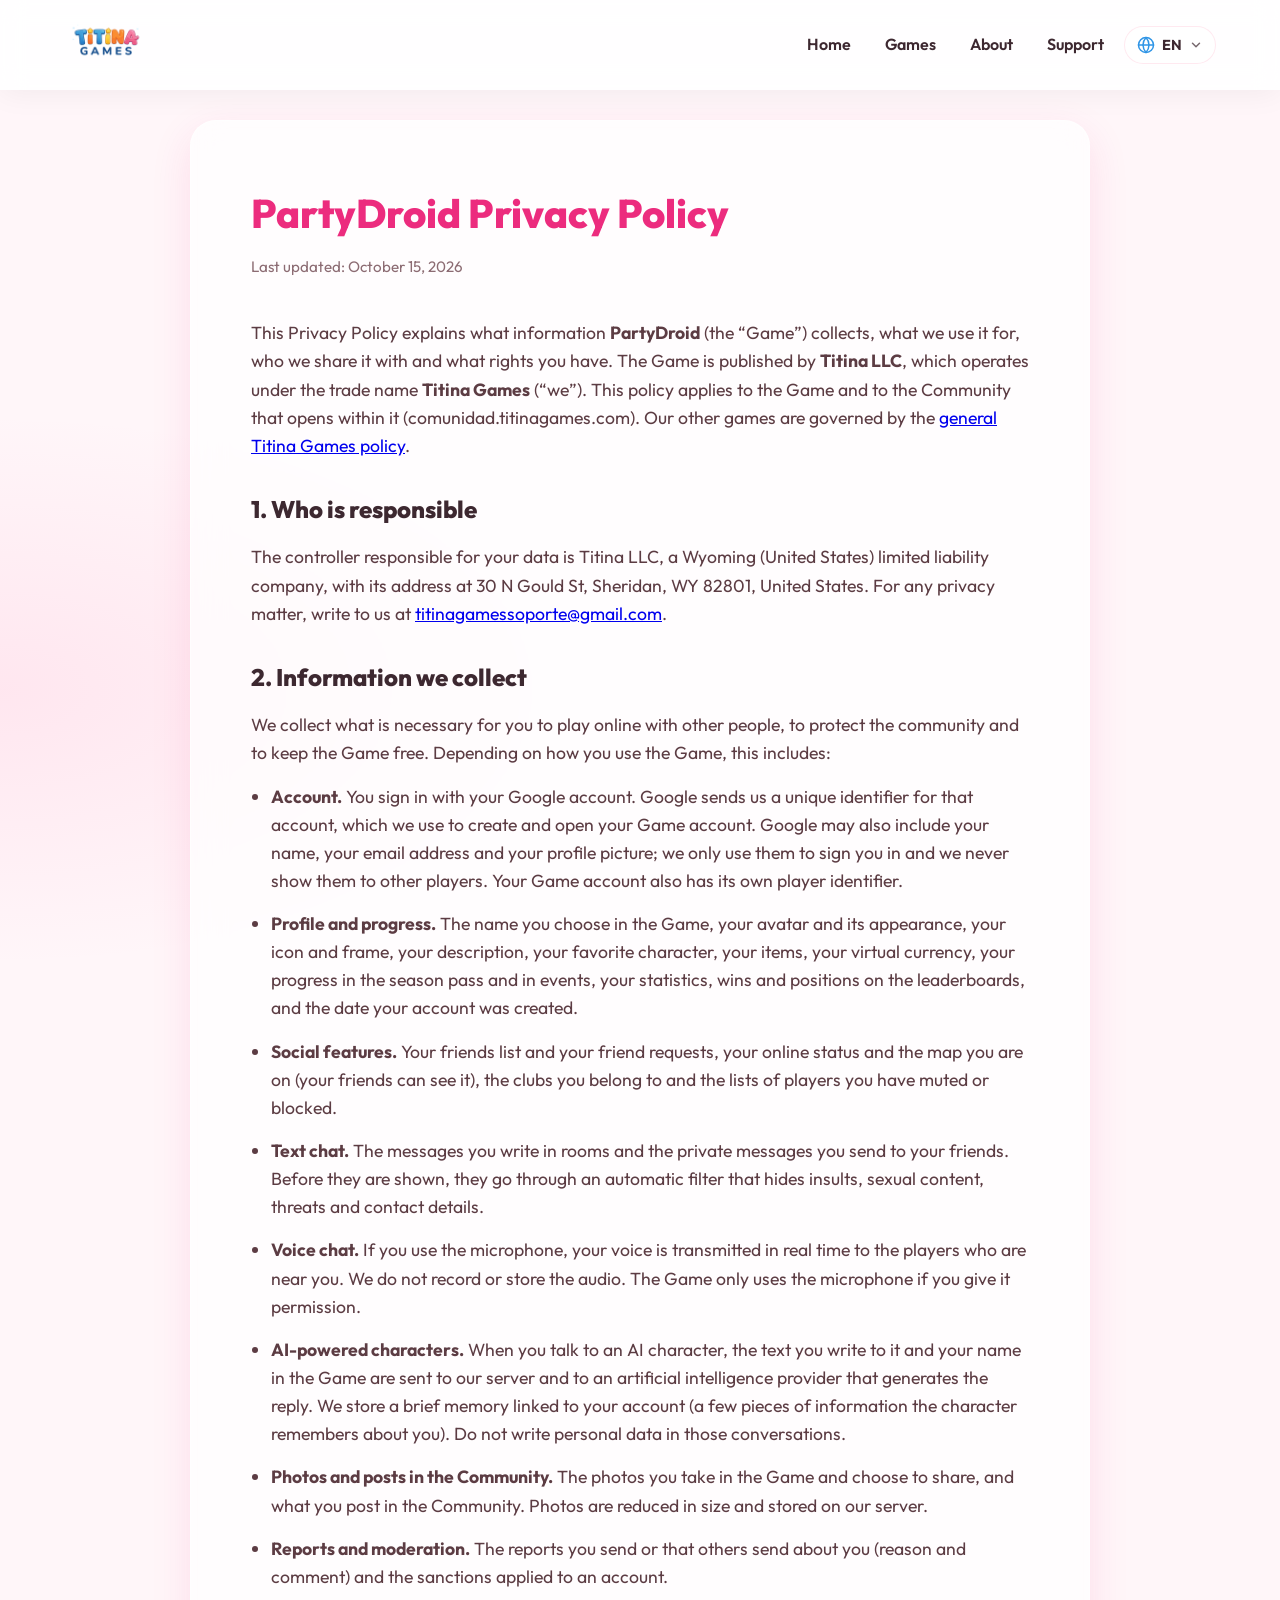
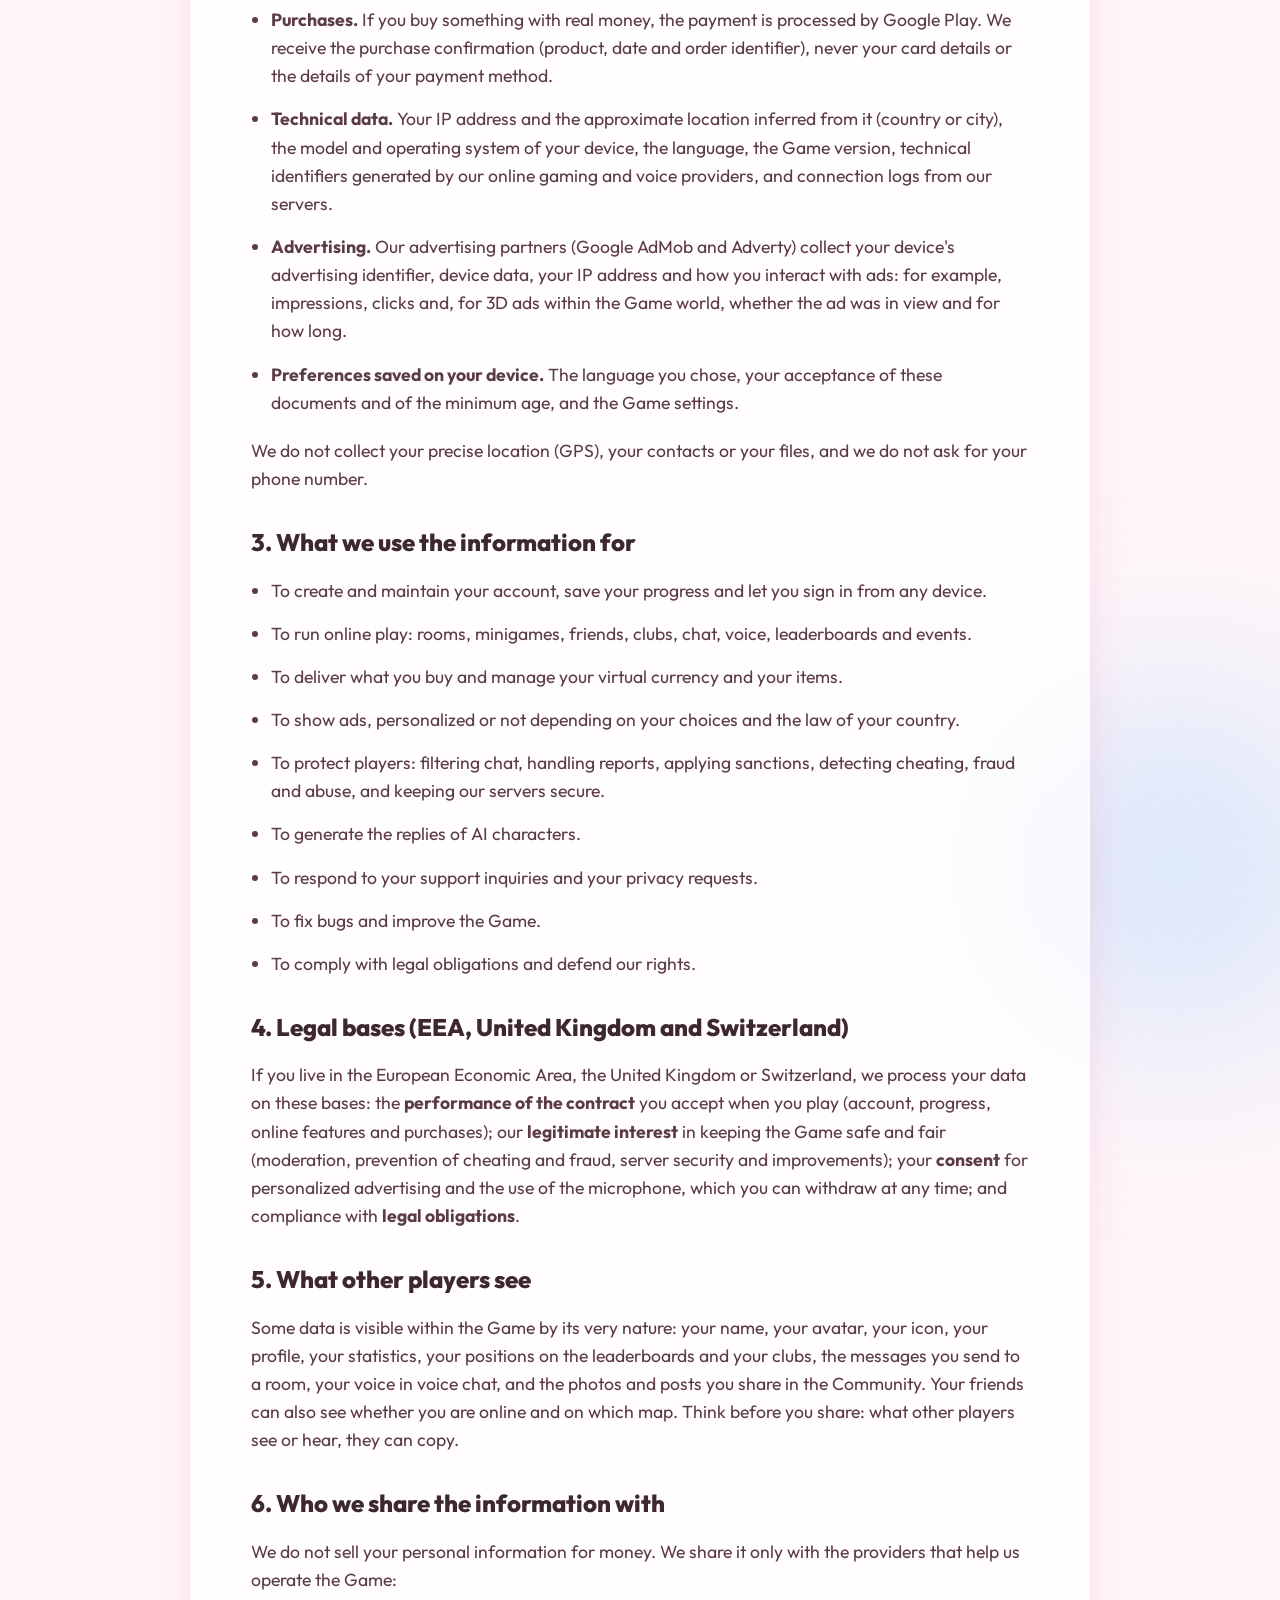
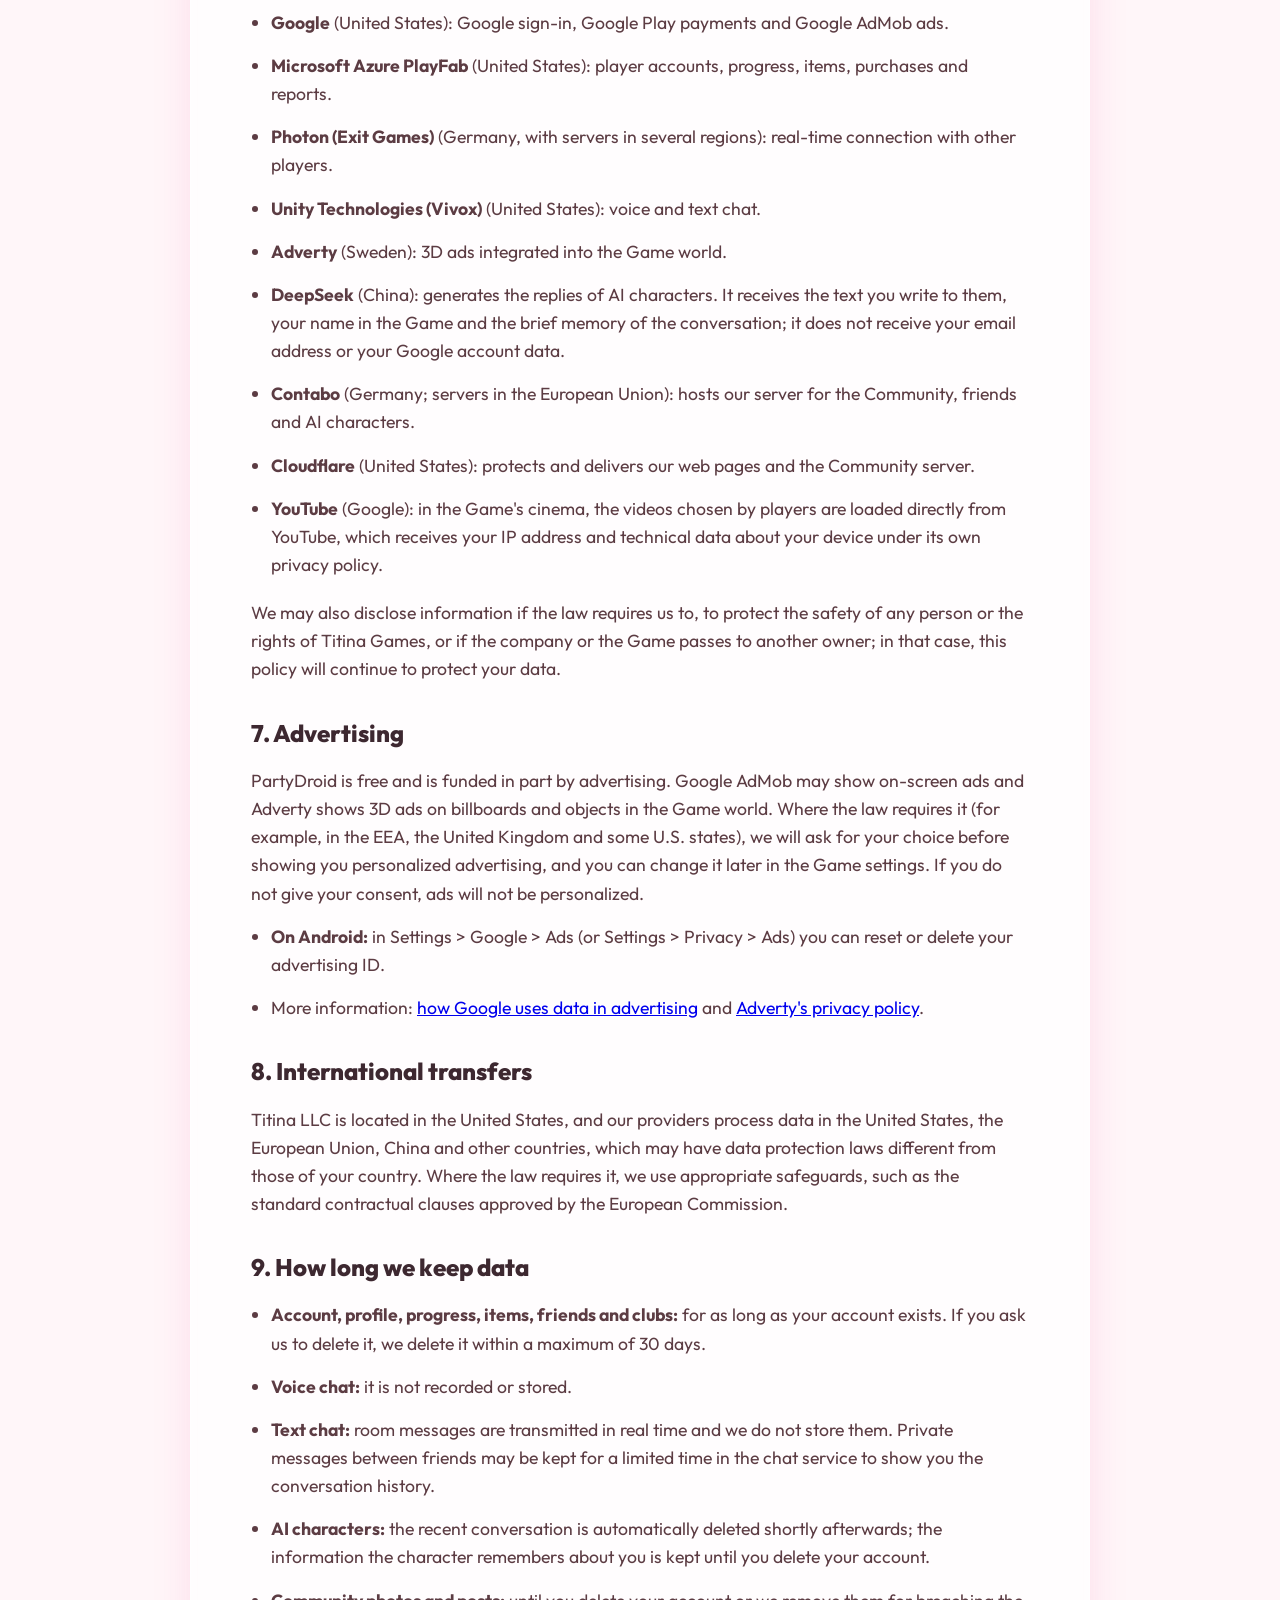
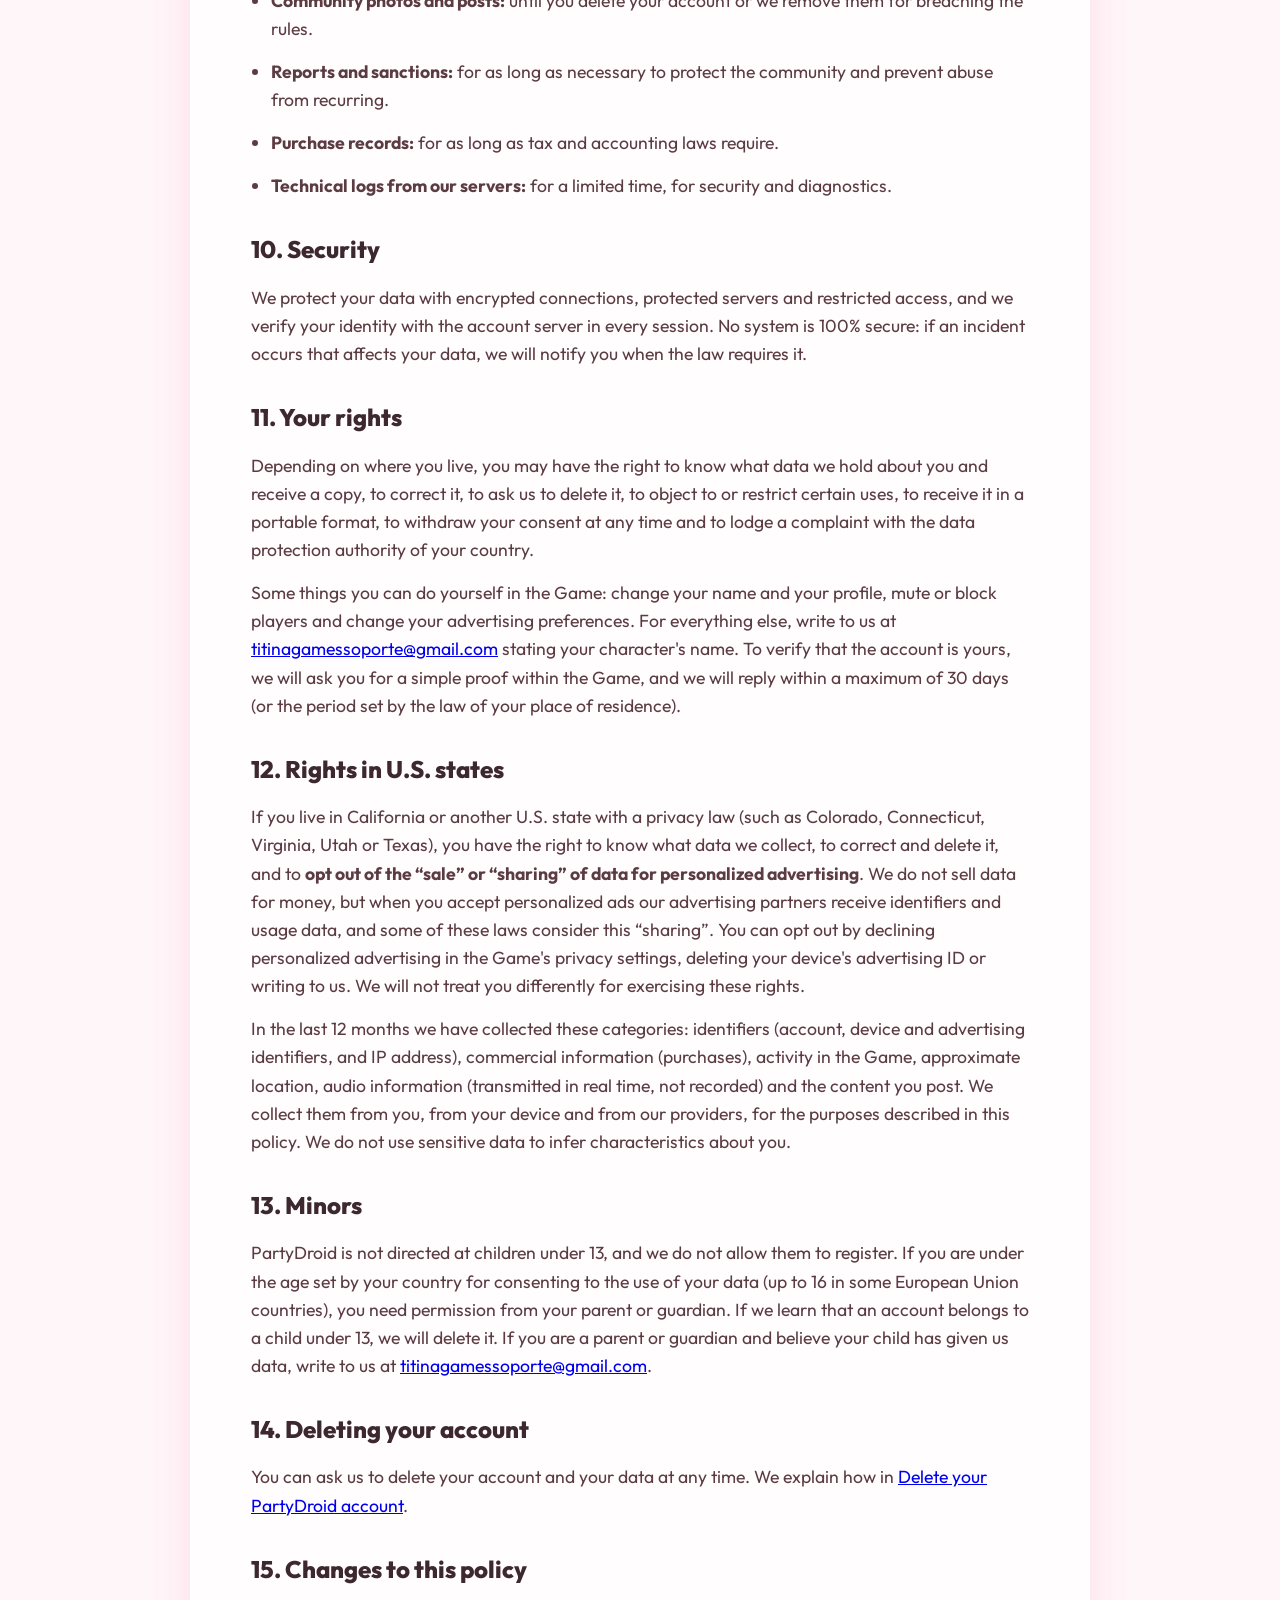
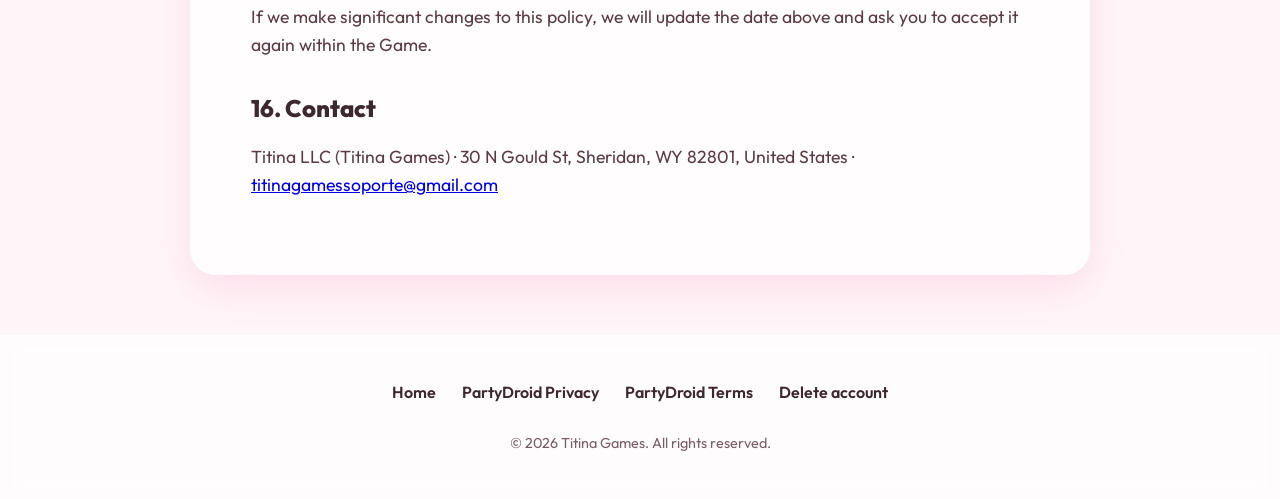
<file: partydroid/privacidad.html>
<!DOCTYPE html>
<html lang="es">
<head>
    <meta charset="UTF-8">
    <meta name="viewport" content="width=device-width, initial-scale=1.0">
    <title>Política de Privacidad - PartyDroid</title>
    
    <link rel="stylesheet" href="../style.css?v=2.0">
    <link rel="preconnect" href="https://fonts.googleapis.com">
    <link rel="preconnect" href="https://fonts.gstatic.com" crossorigin>
    <link href="https://fonts.googleapis.com/css2?family=Outfit:wght@300;400;500;600;700;800;900&display=swap" rel="stylesheet">
    <style>
        .privacy-content {
            background: var(--color-glass);
            backdrop-filter: blur(16px);
            border: 1px solid var(--color-glass-border);
            padding: 60px;
            border-radius: var(--border-radius);
            box-shadow: var(--shadow-soft);
            max-width: 900px;
            margin: 120px auto 60px;
        }
        .privacy-title {
            font-size: 2.5rem;
            color: var(--color-primary-hover);
            margin-bottom: 10px;
            font-weight: 800;
        }
        .privacy-date {
            color: #8c6c73;
            margin-bottom: 40px;
            font-size: 0.95rem;
        }
        .privacy-text h3 {
            font-size: 1.5rem;
            color: var(--color-text);
            margin: 30px 0 15px;
            font-weight: 800;
        }
        .privacy-text p, .privacy-text li {
            color: #5c3c43;
            margin-bottom: 15px;
            font-size: 1.1rem;
            line-height: 1.6;
        }
        .privacy-text ul {
            padding-left: 20px;
            margin-bottom: 20px;
        }
        @media (max-width: 768px) {
            .privacy-content {
                padding: 40px 24px;
                margin: 100px auto 40px;
            }
            .privacy-title {
                font-size: 2rem;
            }
            .privacy-text h3 {
                font-size: 1.3rem;
                margin: 24px 0 12px;
            }
            .privacy-text p, .privacy-text li {
                font-size: 1rem;
            }
        }
        @media (max-width: 480px) {
            .privacy-content {
                padding: 30px 16px;
                margin: 90px auto 30px;
            }
            .privacy-title {
                font-size: 1.7rem;
            }
        }

        /* Asegurar que la cabecera fija tenga fondo desde el inicio para evitar superposiciones con el texto al deslizar */
        header {
            position: fixed !important;
            background: rgba(255, 255, 255, 0.9) !important;
            backdrop-filter: blur(12px) !important;
            -webkit-backdrop-filter: blur(12px) !important;
            box-shadow: 0 4px 30px rgba(0, 0, 0, 0.05) !important;
        }
        header.scrolled {
            background: rgba(255, 255, 255, 0.9) !important;
            box-shadow: 0 4px 30px rgba(0, 0, 0, 0.08) !important;
        }
    </style>
</head>
<body>
    <div class="bg-wrapper">
        <div class="bg-glow bg-glow-1"></div>
        <div class="bg-glow bg-glow-2"></div>
    </div>

    <header>
        <div class="container">
            <nav>
                <div class="logo-container">
                    <a href="../index.html"><img src="../assets/logo.png" alt="Titina Games Logo" class="logo-img"></a>
                </div>
                <ul class="nav-links">
                    <li><a href="../index.html#inicio" data-i18n="nav.home">Inicio</a></li>
                    <li><a href="../index.html#games" data-i18n="nav.games">Juegos</a></li>
                    <li><a href="../index.html#about" data-i18n="nav.about">Nosotros</a></li>
                    <li><a href="../index.html#contact" data-i18n="footer.support">Soporte</a></li>
                </ul>
                <div class="nav-actions">
                    <div class="lang-switcher" id="lang-switcher">
                        <button class="lang-btn" id="lang-toggle" aria-haspopup="listbox" aria-expanded="false" data-i18n-aria="lang.label" aria-label="Cambiar idioma">
                            <svg class="lang-globe" xmlns="http://www.w3.org/2000/svg" viewBox="0 0 24 24" fill="none" stroke="currentColor" stroke-width="2" stroke-linecap="round" stroke-linejoin="round"><circle cx="12" cy="12" r="10"></circle><path d="M2 12h20"></path><path d="M12 2a15.3 15.3 0 0 1 4 10 15.3 15.3 0 0 1-4 10 15.3 15.3 0 0 1-4-10 15.3 15.3 0 0 1 4-10z"></path></svg>
                            <span class="lang-code" id="lang-code">ES</span>
                            <svg class="lang-chevron" xmlns="http://www.w3.org/2000/svg" viewBox="0 0 24 24" fill="none" stroke="currentColor" stroke-width="2.5" stroke-linecap="round" stroke-linejoin="round"><path d="m6 9 6 6 6-6"></path></svg>
                        </button>
                        <ul class="lang-menu" id="lang-menu" role="listbox"></ul>
                    </div>
                    <button class="menu-toggle" id="mobile-menu-toggle" data-i18n-aria="nav.menu" aria-label="Abrir menú de navegación">
                        <span class="bar"></span>
                        <span class="bar"></span>
                        <span class="bar"></span>
                    </button>
                </div>
            </nav>
        </div>
    </header>

    <main class="container">
        <div class="privacy-content">
            <h1 class="privacy-title" data-i18n="pd.priv.title">Política de Privacidad de PartyDroid</h1>
            <p class="privacy-date" data-i18n="pd.priv.updated">Última actualización: 15 de octubre de 2026</p>

            <div class="privacy-text">
                <p data-i18n-html="pd.priv.intro">Esta Política de Privacidad explica qué información recoge <strong>PartyDroid</strong> (el «Juego»), para qué la usamos, con quién la compartimos y qué derechos tienes. El Juego lo publica <strong>Titina LLC</strong>, que opera con el nombre comercial <strong>Titina Games</strong> («nosotros»). Esta política se aplica al Juego y a la Comunidad que se abre dentro de él (comunidad.titinagames.com). Nuestros otros juegos se rigen por la <a href="../privacidad.html">política general de Titina Games</a>.</p>

                <h3 data-i18n="pd.priv.s1.h">1. Quién es responsable</h3>
                <p data-i18n-html="pd.priv.s1.p1">El responsable de tus datos es Titina LLC, sociedad de responsabilidad limitada de Wyoming (Estados Unidos), con domicilio en 30 N Gould St, Sheridan, WY 82801, Estados Unidos. Para cualquier asunto de privacidad escríbenos a <a href="mailto:titinagamessoporte@gmail.com">titinagamessoporte@gmail.com</a>.</p>

                <h3 data-i18n="pd.priv.s2.h">2. Información que recogemos</h3>
                <p data-i18n="pd.priv.s2.p1">Recogemos lo necesario para que puedas jugar en línea con otras personas, proteger a la comunidad y mantener el Juego gratuito. Según cómo uses el Juego, esto incluye:</p>
                <ul>
                    <li data-i18n-html="pd.priv.s2.li1"><strong>Cuenta.</strong> Inicias sesión con tu cuenta de Google. Google nos envía un identificador único de esa cuenta, que usamos para crear y abrir tu cuenta del Juego. Google también puede incluir tu nombre, tu correo electrónico y tu foto de perfil; solo los usamos para iniciar sesión y nunca los mostramos a otros jugadores. Tu cuenta del Juego tiene además su propio identificador de jugador.</li>
                    <li data-i18n-html="pd.priv.s2.li2"><strong>Perfil y progreso.</strong> El nombre que eliges en el Juego, tu avatar y su apariencia, tu icono y marco, tu descripción, tu personaje favorito, tus objetos, tu moneda virtual, tu progreso en el pase de temporada y en los eventos, tus estadísticas, victorias y posiciones en los rankings, y la fecha de creación de tu cuenta.</li>
                    <li data-i18n-html="pd.priv.s2.li3"><strong>Funciones sociales.</strong> Tu lista de amigos y tus solicitudes de amistad, tu estado en línea y el mapa en el que estás (lo ven tus amigos), los clubes a los que perteneces y las listas de jugadores que silenciaste o bloqueaste.</li>
                    <li data-i18n-html="pd.priv.s2.li4"><strong>Chat de texto.</strong> Los mensajes que escribes en las salas y los mensajes privados a tus amigos. Antes de mostrarse pasan por un filtro automático que oculta insultos, contenido sexual, amenazas y datos de contacto.</li>
                    <li data-i18n-html="pd.priv.s2.li5"><strong>Chat de voz.</strong> Si usas el micrófono, tu voz se transmite en tiempo real a los jugadores que están cerca de ti. No grabamos ni guardamos el audio. El Juego solo usa el micrófono si le das permiso.</li>
                    <li data-i18n-html="pd.priv.s2.li6"><strong>Personajes con inteligencia artificial.</strong> Cuando hablas con un personaje con IA, el texto que le escribes y tu nombre en el Juego se envían a nuestro servidor y a un proveedor de inteligencia artificial que genera la respuesta. Guardamos una memoria breve asociada a tu cuenta (unos pocos datos que el personaje recuerda de ti). No escribas datos personales en esas conversaciones.</li>
                    <li data-i18n-html="pd.priv.s2.li7"><strong>Fotos y publicaciones en la Comunidad.</strong> Las fotos que tomas en el Juego y decides compartir, y lo que publicas en la Comunidad. Las fotos se reducen de tamaño y se guardan en nuestro servidor.</li>
                    <li data-i18n-html="pd.priv.s2.li8"><strong>Reportes y moderación.</strong> Los reportes que envías o que otros envían sobre ti (motivo y comentario) y las sanciones aplicadas a una cuenta.</li>
                    <li data-i18n-html="pd.priv.s2.li9"><strong>Compras.</strong> Si compras algo con dinero real, el pago lo procesa Google Play. Nosotros recibimos la confirmación de la compra (producto, fecha e identificador del pedido), nunca los datos de tu tarjeta ni de tu medio de pago.</li>
                    <li data-i18n-html="pd.priv.s2.li10"><strong>Datos técnicos.</strong> Tu dirección IP y la ubicación aproximada que se deduce de ella (país o ciudad), el modelo y el sistema operativo de tu dispositivo, el idioma, la versión del Juego, identificadores técnicos que generan nuestros proveedores de juego en línea y de voz, y registros de conexión de nuestros servidores.</li>
                    <li data-i18n-html="pd.priv.s2.li11"><strong>Publicidad.</strong> Nuestros socios publicitarios (Google AdMob y Adverty) recogen el identificador de publicidad de tu dispositivo, datos del dispositivo, tu dirección IP y cómo interactúas con los anuncios: por ejemplo, impresiones, clics y, en los anuncios 3D dentro del mundo del Juego, si el anuncio estuvo a la vista y durante cuánto tiempo.</li>
                    <li data-i18n-html="pd.priv.s2.li12"><strong>Preferencias guardadas en tu dispositivo.</strong> El idioma elegido, tu aceptación de estos documentos y de la edad mínima, y los ajustes del Juego.</li>
                </ul>
                <p data-i18n="pd.priv.s2.p2">No recogemos tu ubicación precisa (GPS), tus contactos ni tus archivos, y no te pedimos tu número de teléfono.</p>

                <h3 data-i18n="pd.priv.s3.h">3. Para qué usamos la información</h3>
                <ul>
                    <li data-i18n="pd.priv.s3.li1">Crear y mantener tu cuenta, guardar tu progreso y permitirte entrar desde cualquier dispositivo.</li>
                    <li data-i18n="pd.priv.s3.li2">Hacer funcionar el juego en línea: salas, minijuegos, amigos, clubes, chat, voz, rankings y eventos.</li>
                    <li data-i18n="pd.priv.s3.li3">Entregarte lo que compras y gestionar tu moneda virtual y tus objetos.</li>
                    <li data-i18n="pd.priv.s3.li4">Mostrar anuncios, personalizados o no según tus elecciones y la ley de tu país.</li>
                    <li data-i18n="pd.priv.s3.li5">Proteger a los jugadores: filtrar el chat, atender reportes, aplicar sanciones, detectar trampas, fraudes y abusos, y mantener seguros nuestros servidores.</li>
                    <li data-i18n="pd.priv.s3.li6">Generar las respuestas de los personajes con IA.</li>
                    <li data-i18n="pd.priv.s3.li7">Atender tus consultas de soporte y tus solicitudes de privacidad.</li>
                    <li data-i18n="pd.priv.s3.li8">Corregir errores y mejorar el Juego.</li>
                    <li data-i18n="pd.priv.s3.li9">Cumplir obligaciones legales y defender nuestros derechos.</li>
                </ul>

                <h3 data-i18n="pd.priv.s4.h">4. Bases legales (EEE, Reino Unido y Suiza)</h3>
                <p data-i18n-html="pd.priv.s4.p1">Si vives en el Espacio Económico Europeo, el Reino Unido o Suiza, tratamos tus datos sobre estas bases: la <strong>ejecución del contrato</strong> que aceptas al jugar (cuenta, progreso, funciones en línea y compras); nuestro <strong>interés legítimo</strong> en mantener el Juego seguro y justo (moderación, prevención de trampas y fraude, seguridad de los servidores y mejoras); tu <strong>consentimiento</strong> para la publicidad personalizada y el uso del micrófono, que puedes retirar en cualquier momento; y el cumplimiento de <strong>obligaciones legales</strong>.</p>

                <h3 data-i18n="pd.priv.s5.h">5. Qué ven otros jugadores</h3>
                <p data-i18n="pd.priv.s5.p1">Algunos datos son visibles dentro del Juego por su propia naturaleza: tu nombre, tu avatar, tu icono, tu perfil, tus estadísticas, tus posiciones en los rankings y tus clubes, los mensajes que envías a una sala, tu voz en el chat de voz y las fotos y publicaciones que compartes en la Comunidad. Tus amigos ven además si estás en línea y en qué mapa. Piensa antes de compartir: lo que otros jugadores ven o escuchan pueden copiarlo.</p>

                <h3 data-i18n="pd.priv.s6.h">6. Con quién compartimos la información</h3>
                <p data-i18n="pd.priv.s6.p1">No vendemos tu información personal a cambio de dinero. La compartimos solo con los proveedores que nos ayudan a operar el Juego:</p>
                <ul>
                    <li data-i18n-html="pd.priv.s6.li1"><strong>Google</strong> (Estados Unidos): inicio de sesión con Google, pagos de Google Play y anuncios de Google AdMob.</li>
                    <li data-i18n-html="pd.priv.s6.li2"><strong>Microsoft Azure PlayFab</strong> (Estados Unidos): cuentas de jugador, progreso, objetos, compras y reportes.</li>
                    <li data-i18n-html="pd.priv.s6.li3"><strong>Photon (Exit Games)</strong> (Alemania, con servidores en varias regiones): conexión en tiempo real con otros jugadores.</li>
                    <li data-i18n-html="pd.priv.s6.li4"><strong>Unity Technologies (Vivox)</strong> (Estados Unidos): chat de voz y de texto.</li>
                    <li data-i18n-html="pd.priv.s6.li5"><strong>Adverty</strong> (Suecia): anuncios 3D integrados en el mundo del Juego.</li>
                    <li data-i18n-html="pd.priv.s6.li6"><strong>DeepSeek</strong> (China): genera las respuestas de los personajes con IA. Recibe el texto que les escribes, tu nombre en el Juego y la memoria breve de la conversación; no recibe tu correo electrónico ni los datos de tu cuenta de Google.</li>
                    <li data-i18n-html="pd.priv.s6.li7"><strong>Contabo</strong> (Alemania; servidores en la Unión Europea): aloja nuestro servidor de la Comunidad, de amigos y de personajes con IA.</li>
                    <li data-i18n-html="pd.priv.s6.li8"><strong>Cloudflare</strong> (Estados Unidos): protege y entrega nuestras páginas web y el servidor de la Comunidad.</li>
                    <li data-i18n-html="pd.priv.s6.li9"><strong>YouTube</strong> (Google): en el cine del Juego, los vídeos que eligen los jugadores se cargan directamente desde YouTube, que recibe tu dirección IP y datos técnicos de tu dispositivo según su propia política de privacidad.</li>
                </ul>
                <p data-i18n="pd.priv.s6.p2">También podemos revelar información si la ley nos obliga, para proteger la seguridad de cualquier persona o los derechos de Titina Games, o si la empresa o el Juego pasan a otro titular; en ese caso, esta política seguirá protegiendo tus datos.</p>

                <h3 data-i18n="pd.priv.s7.h">7. Publicidad</h3>
                <p data-i18n="pd.priv.s7.p1">PartyDroid es gratuito y se financia en parte con publicidad. Google AdMob puede mostrar anuncios en pantalla y Adverty muestra anuncios 3D en vallas y objetos del mundo del Juego. Donde la ley lo exige (por ejemplo, en el EEE, el Reino Unido y algunos estados de EE. UU.), te pediremos tu elección antes de mostrarte publicidad personalizada y podrás cambiarla después en los ajustes del Juego. Si no das tu consentimiento, los anuncios no serán personalizados.</p>
                <ul>
                    <li data-i18n-html="pd.priv.s7.li1"><strong>En Android:</strong> en Ajustes &gt; Google &gt; Anuncios (o Ajustes &gt; Privacidad &gt; Anuncios) puedes restablecer o eliminar tu ID de publicidad.</li>
                    <li data-i18n-html="pd.priv.s7.li2">Más información: <a href="https://policies.google.com/technologies/ads" target="_blank" rel="noopener">cómo usa Google los datos en la publicidad</a> y <a href="https://adverty.com/privacy-policy/" target="_blank" rel="noopener">política de privacidad de Adverty</a>.</li>
                </ul>

                <h3 data-i18n="pd.priv.s8.h">8. Transferencias internacionales</h3>
                <p data-i18n="pd.priv.s8.p1">Titina LLC está en Estados Unidos y nuestros proveedores tratan datos en Estados Unidos, la Unión Europea, China y otros países, que pueden tener leyes de protección de datos distintas a las del tuyo. Cuando la ley lo exige, usamos garantías adecuadas, como las cláusulas contractuales tipo aprobadas por la Comisión Europea.</p>

                <h3 data-i18n="pd.priv.s9.h">9. Cuánto tiempo guardamos los datos</h3>
                <ul>
                    <li data-i18n-html="pd.priv.s9.li1"><strong>Cuenta, perfil, progreso, objetos, amigos y clubes:</strong> mientras tu cuenta exista. Si pides borrarla, la eliminamos en un plazo máximo de 30 días.</li>
                    <li data-i18n-html="pd.priv.s9.li2"><strong>Chat de voz:</strong> no se graba ni se guarda.</li>
                    <li data-i18n-html="pd.priv.s9.li3"><strong>Chat de texto:</strong> los mensajes de las salas se transmiten en tiempo real y no los guardamos. Los mensajes privados entre amigos pueden conservarse un tiempo limitado en el servicio de chat para mostrarte el historial de la conversación.</li>
                    <li data-i18n-html="pd.priv.s9.li4"><strong>Personajes con IA:</strong> la conversación reciente se borra automáticamente al poco tiempo; los datos que el personaje recuerda de ti se guardan hasta que borres tu cuenta.</li>
                    <li data-i18n-html="pd.priv.s9.li5"><strong>Fotos y publicaciones de la Comunidad:</strong> hasta que borres tu cuenta o las retiremos por incumplir las normas.</li>
                    <li data-i18n-html="pd.priv.s9.li6"><strong>Reportes y sanciones:</strong> el tiempo necesario para proteger a la comunidad y evitar que se repitan los abusos.</li>
                    <li data-i18n-html="pd.priv.s9.li7"><strong>Registros de compras:</strong> el tiempo que exijan las leyes fiscales y contables.</li>
                    <li data-i18n-html="pd.priv.s9.li8"><strong>Registros técnicos de nuestros servidores:</strong> durante un tiempo limitado, para seguridad y diagnóstico.</li>
                </ul>

                <h3 data-i18n="pd.priv.s10.h">10. Seguridad</h3>
                <p data-i18n="pd.priv.s10.p1">Protegemos tus datos con conexiones cifradas, servidores protegidos y acceso restringido, y comprobamos tu identidad con el servidor de cuentas en cada sesión. Ningún sistema es 100 % seguro: si ocurre un incidente que afecte a tus datos, te avisaremos cuando la ley lo exija.</p>

                <h3 data-i18n="pd.priv.s11.h">11. Tus derechos</h3>
                <p data-i18n="pd.priv.s11.p1">Según el lugar donde vivas, puedes tener derecho a saber qué datos tenemos sobre ti y recibir una copia, a corregirlos, a pedir que los borremos, a oponerte a ciertos usos o limitarlos, a recibirlos en un formato portable, a retirar tu consentimiento en cualquier momento y a presentar una queja ante la autoridad de protección de datos de tu país.</p>
                <p data-i18n-html="pd.priv.s11.p2">Algunas cosas puedes hacerlas tú mismo en el Juego: cambiar tu nombre y tu perfil, silenciar o bloquear jugadores y cambiar tus preferencias de publicidad. Para todo lo demás, escríbenos a <a href="mailto:titinagamessoporte@gmail.com">titinagamessoporte@gmail.com</a> indicando el nombre de tu personaje. Para comprobar que la cuenta es tuya te pediremos una prueba sencilla dentro del Juego, y te responderemos en un plazo máximo de 30 días (o el que fije la ley de tu lugar de residencia).</p>

                <h3 data-i18n="pd.priv.s12.h">12. Derechos en estados de EE. UU.</h3>
                <p data-i18n-html="pd.priv.s12.p1">Si vives en California u otro estado de EE. UU. con ley de privacidad (como Colorado, Connecticut, Virginia, Utah o Texas), tienes derecho a saber qué datos recogemos, a corregirlos y borrarlos, y a <strong>excluirte de la «venta» o del «compartir» de datos para publicidad personalizada</strong>. No vendemos datos a cambio de dinero, pero cuando aceptas anuncios personalizados nuestros socios publicitarios reciben identificadores y datos de uso, y algunas de estas leyes lo consideran «compartir». Puedes excluirte rechazando la publicidad personalizada en los ajustes de privacidad del Juego, eliminando el ID de publicidad de tu dispositivo o escribiéndonos. No te trataremos de forma distinta por ejercer estos derechos.</p>
                <p data-i18n="pd.priv.s12.p2">En los últimos 12 meses hemos recogido estas categorías: identificadores (de cuenta, de dispositivo y de publicidad, y la dirección IP), información comercial (compras), actividad en el Juego, ubicación aproximada, información de audio (transmitida en tiempo real, no grabada) y el contenido que publicas. Las recogemos de ti, de tu dispositivo y de nuestros proveedores, para los fines descritos en esta política. No usamos datos sensibles para deducir características sobre ti.</p>

                <h3 data-i18n="pd.priv.s13.h">13. Menores de edad</h3>
                <p data-i18n-html="pd.priv.s13.p1">PartyDroid no está dirigido a menores de 13 años y no permitimos que se registren. Si tienes menos edad de la que fija tu país para consentir el uso de tus datos (hasta 16 años en algunos países de la Unión Europea), necesitas el permiso de tu padre, madre o tutor. Si sabemos que una cuenta pertenece a un menor de 13 años, la eliminaremos. Si eres padre, madre o tutor y crees que tu hijo nos ha dado datos, escríbenos a <a href="mailto:titinagamessoporte@gmail.com">titinagamessoporte@gmail.com</a>.</p>

                <h3 data-i18n="pd.priv.s14.h">14. Eliminar tu cuenta</h3>
                <p data-i18n-html="pd.priv.s14.p1">Puedes pedir que borremos tu cuenta y tus datos en cualquier momento. Te explicamos cómo en <a href="eliminar-cuenta.html">Eliminar tu cuenta de PartyDroid</a>.</p>

                <h3 data-i18n="pd.priv.s15.h">15. Cambios en esta política</h3>
                <p data-i18n="pd.priv.s15.p1">Si cambiamos esta política de forma importante, actualizaremos la fecha de arriba y te pediremos aceptarla de nuevo dentro del Juego.</p>

                <h3 data-i18n="pd.priv.s16.h">16. Contacto</h3>
                <p data-i18n-html="pd.priv.s16.p1">Titina LLC (Titina Games) · 30 N Gould St, Sheridan, WY 82801, Estados Unidos · <a href="mailto:titinagamessoporte@gmail.com">titinagamessoporte@gmail.com</a></p>
            </div>
        </div>
    </main>

    <footer>
        <div class="container footer-content">
            <div class="footer-links">
                <a href="../index.html#inicio" data-i18n="nav.home">Inicio</a>
                <a href="privacidad.html" data-i18n="pd.foot.privacy">Privacidad de PartyDroid</a>
                <a href="terminos.html" data-i18n="pd.foot.terms">Términos de PartyDroid</a>
                <a href="eliminar-cuenta.html" data-i18n="pd.foot.delete">Eliminar cuenta</a>
            </div>
            <p data-i18n="footer.rights">&copy; 2026 Titina Games. Todos los derechos reservados.</p>
        </div>
    </footer>

    <script src="../i18n.js?v=2.0"></script>
    <script src="legal-partydroid.js?v=1"></script>
    <script src="../script.js?v=2.0"></script>
</body>
</html>
</file>
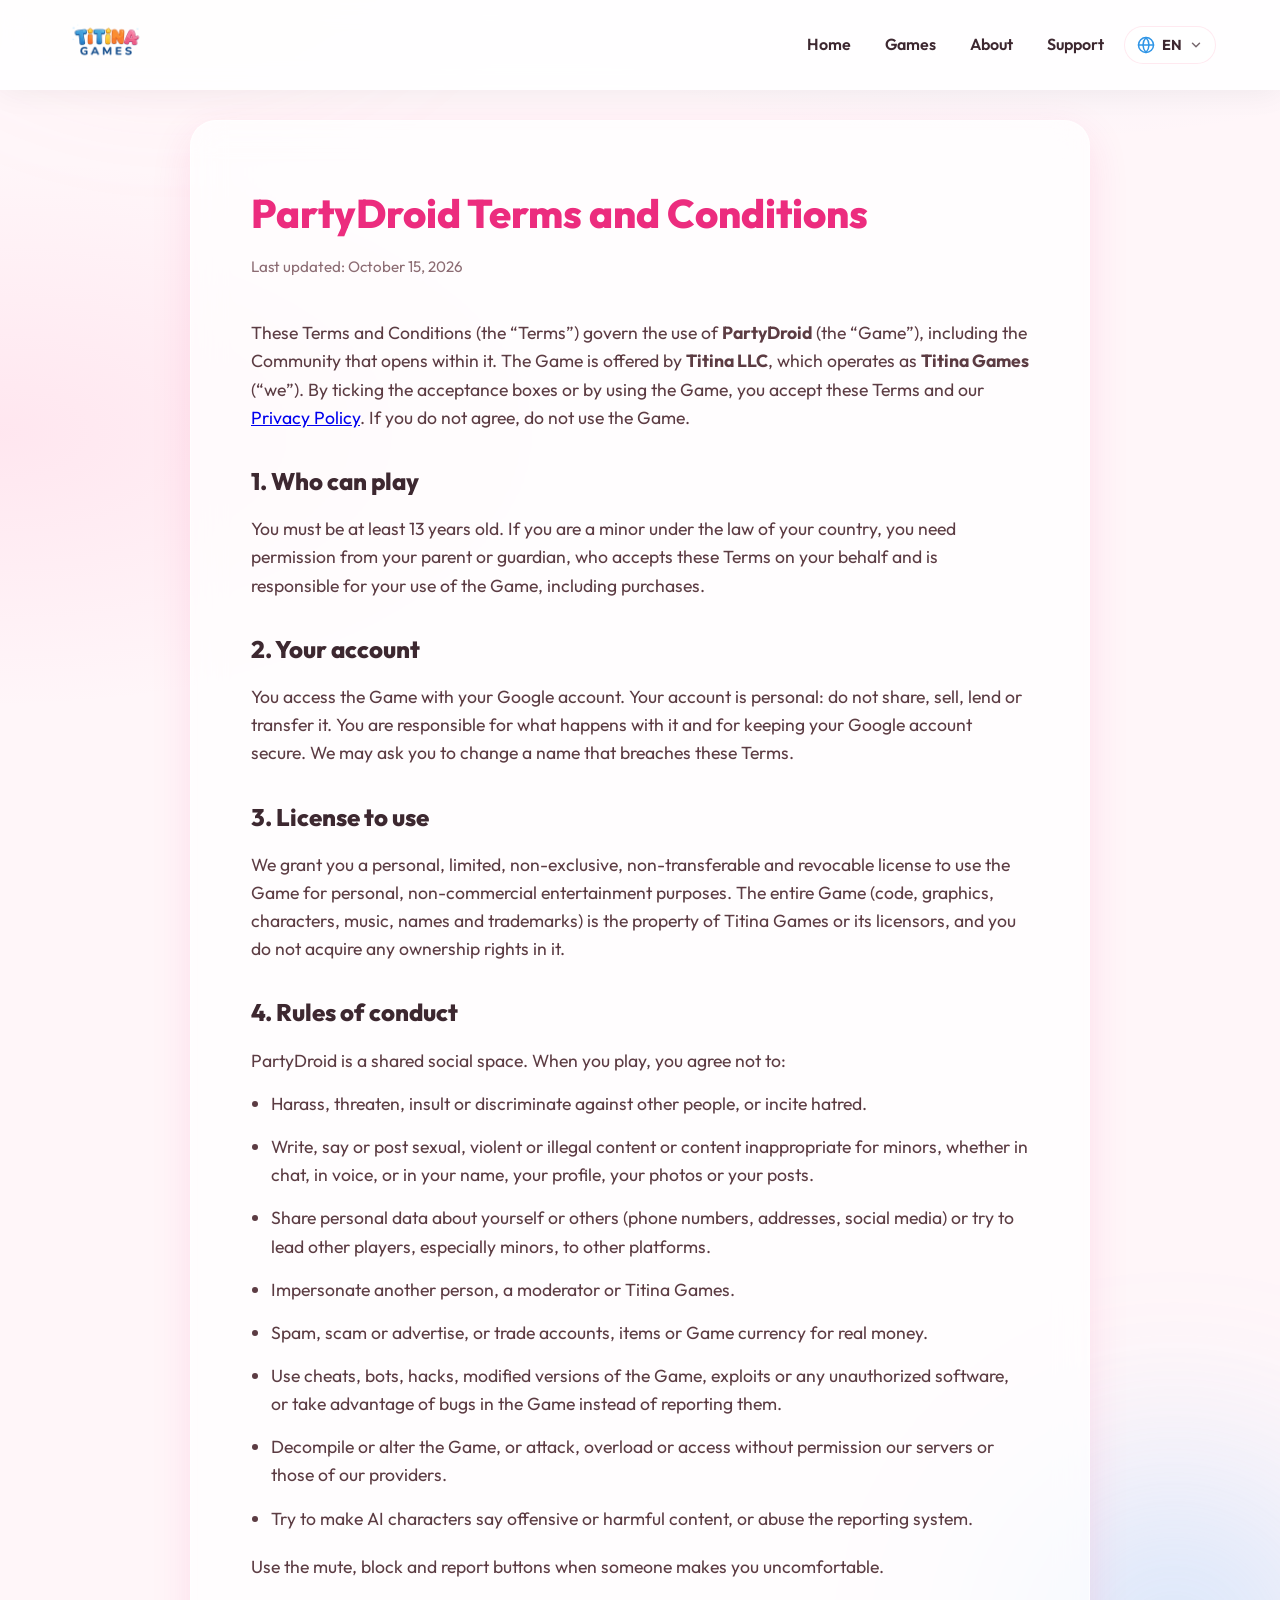
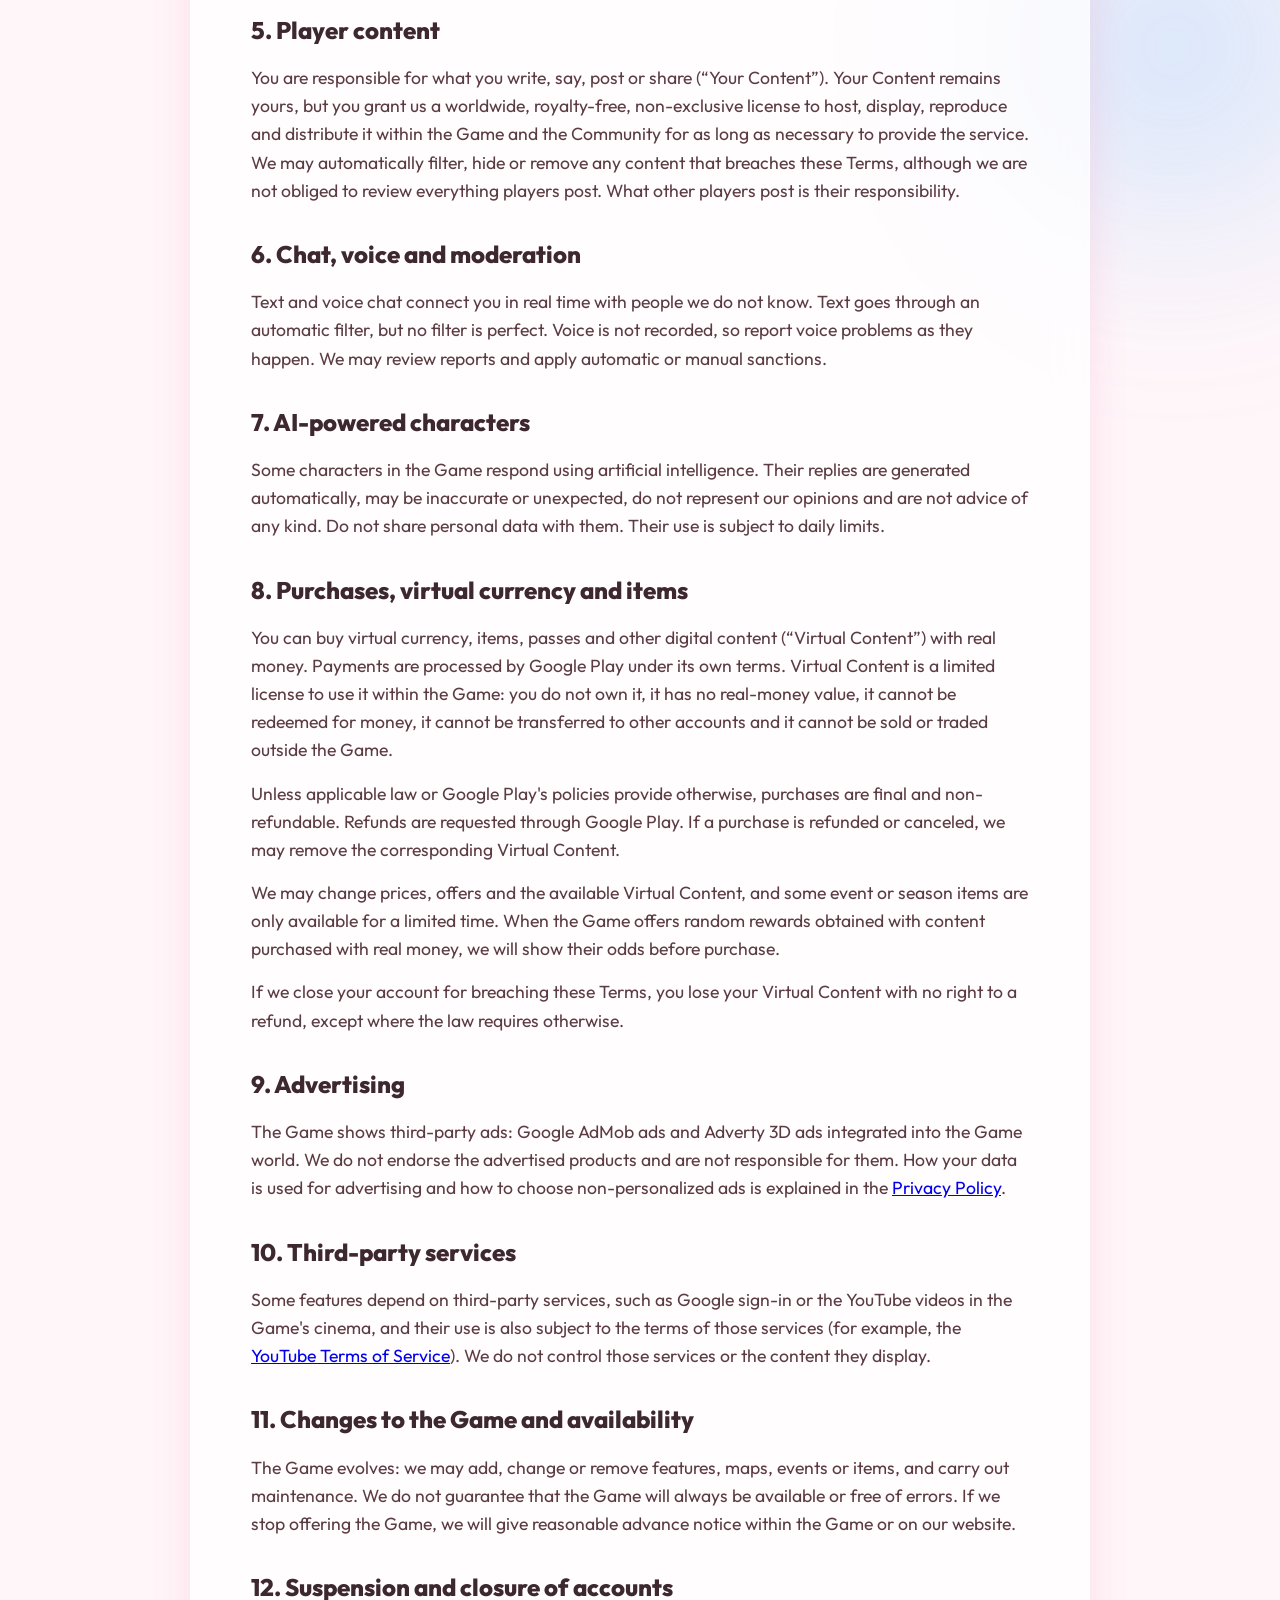
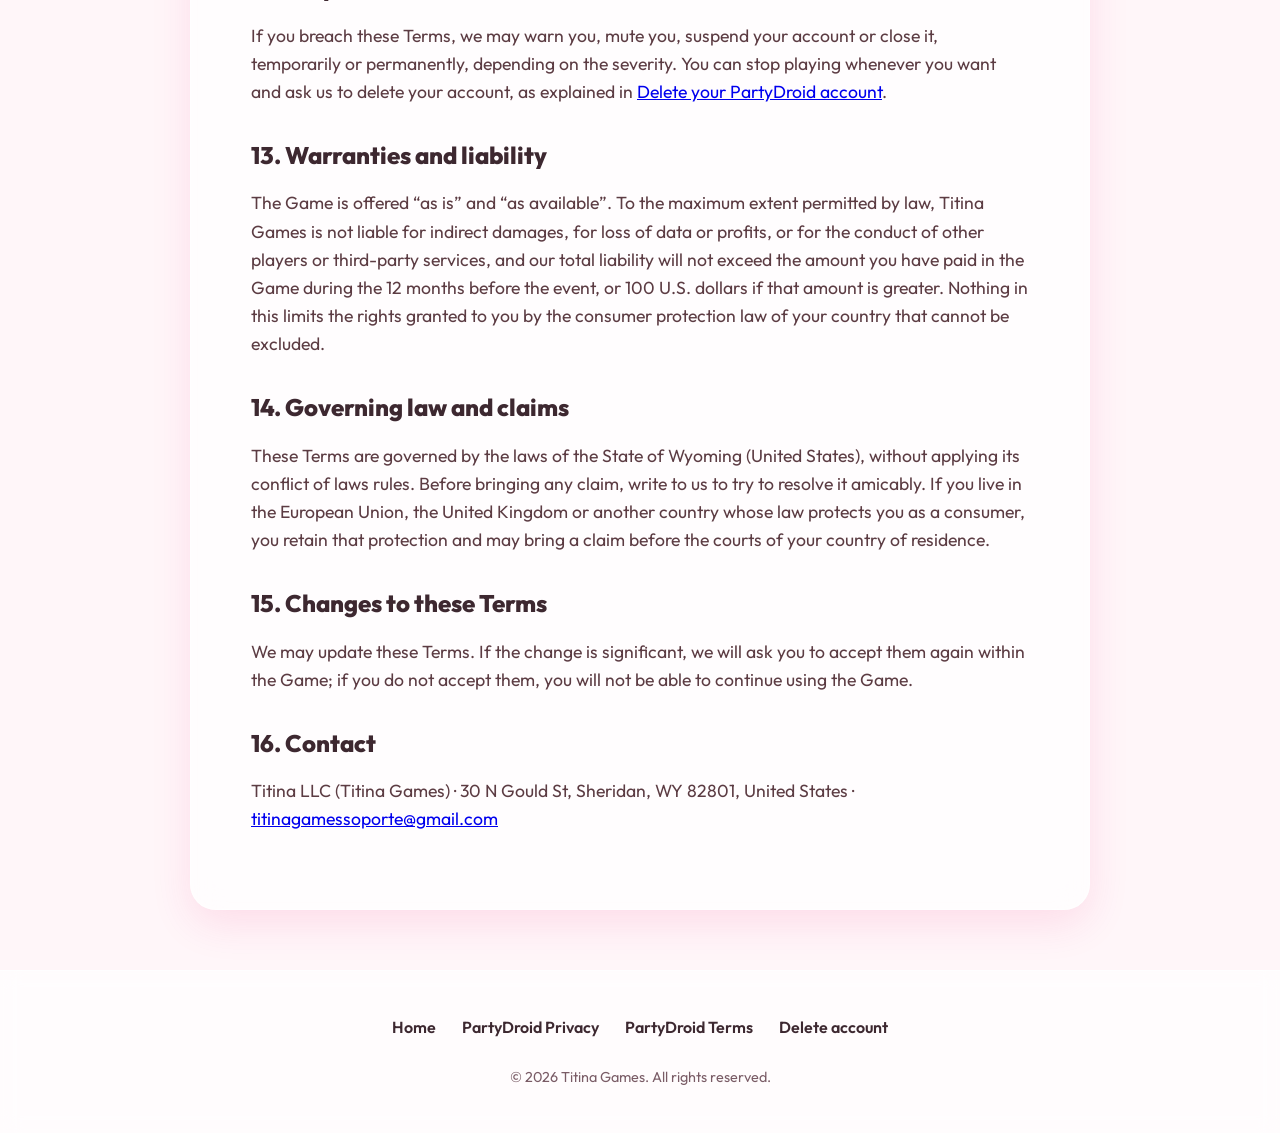
<file: partydroid/terminos.html>
<!DOCTYPE html>
<html lang="es">
<head>
    <meta charset="UTF-8">
    <meta name="viewport" content="width=device-width, initial-scale=1.0">
    <title>Términos y Condiciones - PartyDroid</title>
    
    <link rel="stylesheet" href="../style.css?v=2.0">
    <link rel="preconnect" href="https://fonts.googleapis.com">
    <link rel="preconnect" href="https://fonts.gstatic.com" crossorigin>
    <link href="https://fonts.googleapis.com/css2?family=Outfit:wght@300;400;500;600;700;800;900&display=swap" rel="stylesheet">
    <style>
        .privacy-content {
            background: var(--color-glass);
            backdrop-filter: blur(16px);
            border: 1px solid var(--color-glass-border);
            padding: 60px;
            border-radius: var(--border-radius);
            box-shadow: var(--shadow-soft);
            max-width: 900px;
            margin: 120px auto 60px;
        }
        .privacy-title {
            font-size: 2.5rem;
            color: var(--color-primary-hover);
            margin-bottom: 10px;
            font-weight: 800;
        }
        .privacy-date {
            color: #8c6c73;
            margin-bottom: 40px;
            font-size: 0.95rem;
        }
        .privacy-text h3 {
            font-size: 1.5rem;
            color: var(--color-text);
            margin: 30px 0 15px;
            font-weight: 800;
        }
        .privacy-text p, .privacy-text li {
            color: #5c3c43;
            margin-bottom: 15px;
            font-size: 1.1rem;
            line-height: 1.6;
        }
        .privacy-text ul {
            padding-left: 20px;
            margin-bottom: 20px;
        }
        @media (max-width: 768px) {
            .privacy-content {
                padding: 40px 24px;
                margin: 100px auto 40px;
            }
            .privacy-title {
                font-size: 2rem;
            }
            .privacy-text h3 {
                font-size: 1.3rem;
                margin: 24px 0 12px;
            }
            .privacy-text p, .privacy-text li {
                font-size: 1rem;
            }
        }
        @media (max-width: 480px) {
            .privacy-content {
                padding: 30px 16px;
                margin: 90px auto 30px;
            }
            .privacy-title {
                font-size: 1.7rem;
            }
        }

        /* Asegurar que la cabecera fija tenga fondo desde el inicio para evitar superposiciones con el texto al deslizar */
        header {
            position: fixed !important;
            background: rgba(255, 255, 255, 0.9) !important;
            backdrop-filter: blur(12px) !important;
            -webkit-backdrop-filter: blur(12px) !important;
            box-shadow: 0 4px 30px rgba(0, 0, 0, 0.05) !important;
        }
        header.scrolled {
            background: rgba(255, 255, 255, 0.9) !important;
            box-shadow: 0 4px 30px rgba(0, 0, 0, 0.08) !important;
        }
    </style>
</head>
<body>
    <div class="bg-wrapper">
        <div class="bg-glow bg-glow-1"></div>
        <div class="bg-glow bg-glow-2"></div>
    </div>

    <header>
        <div class="container">
            <nav>
                <div class="logo-container">
                    <a href="../index.html"><img src="../assets/logo.png" alt="Titina Games Logo" class="logo-img"></a>
                </div>
                <ul class="nav-links">
                    <li><a href="../index.html#inicio" data-i18n="nav.home">Inicio</a></li>
                    <li><a href="../index.html#games" data-i18n="nav.games">Juegos</a></li>
                    <li><a href="../index.html#about" data-i18n="nav.about">Nosotros</a></li>
                    <li><a href="../index.html#contact" data-i18n="footer.support">Soporte</a></li>
                </ul>
                <div class="nav-actions">
                    <div class="lang-switcher" id="lang-switcher">
                        <button class="lang-btn" id="lang-toggle" aria-haspopup="listbox" aria-expanded="false" data-i18n-aria="lang.label" aria-label="Cambiar idioma">
                            <svg class="lang-globe" xmlns="http://www.w3.org/2000/svg" viewBox="0 0 24 24" fill="none" stroke="currentColor" stroke-width="2" stroke-linecap="round" stroke-linejoin="round"><circle cx="12" cy="12" r="10"></circle><path d="M2 12h20"></path><path d="M12 2a15.3 15.3 0 0 1 4 10 15.3 15.3 0 0 1-4 10 15.3 15.3 0 0 1-4-10 15.3 15.3 0 0 1 4-10z"></path></svg>
                            <span class="lang-code" id="lang-code">ES</span>
                            <svg class="lang-chevron" xmlns="http://www.w3.org/2000/svg" viewBox="0 0 24 24" fill="none" stroke="currentColor" stroke-width="2.5" stroke-linecap="round" stroke-linejoin="round"><path d="m6 9 6 6 6-6"></path></svg>
                        </button>
                        <ul class="lang-menu" id="lang-menu" role="listbox"></ul>
                    </div>
                    <button class="menu-toggle" id="mobile-menu-toggle" data-i18n-aria="nav.menu" aria-label="Abrir menú de navegación">
                        <span class="bar"></span>
                        <span class="bar"></span>
                        <span class="bar"></span>
                    </button>
                </div>
            </nav>
        </div>
    </header>

    <main class="container">
        <div class="privacy-content">
            <h1 class="privacy-title" data-i18n="pd.terms.title">Términos y Condiciones de PartyDroid</h1>
            <p class="privacy-date" data-i18n="pd.terms.updated">Última actualización: 15 de octubre de 2026</p>

            <div class="privacy-text">
                <p data-i18n-html="pd.terms.intro">Estos Términos y Condiciones (los «Términos») regulan el uso de <strong>PartyDroid</strong> (el «Juego»), incluida la Comunidad que se abre dentro de él. El Juego lo ofrece <strong>Titina LLC</strong>, que opera como <strong>Titina Games</strong> («nosotros»). Al marcar las casillas de aceptación o al usar el Juego, aceptas estos Términos y nuestra <a href="privacidad.html">Política de Privacidad</a>. Si no estás de acuerdo, no uses el Juego.</p>

                <h3 data-i18n="pd.terms.s1.h">1. Quién puede jugar</h3>
                <p data-i18n="pd.terms.s1.p1">Debes tener al menos 13 años. Si eres menor de edad según la ley de tu país, necesitas el permiso de tu padre, madre o tutor, que acepta estos Términos en tu nombre y es responsable de tu uso del Juego, incluidas las compras.</p>

                <h3 data-i18n="pd.terms.s2.h">2. Tu cuenta</h3>
                <p data-i18n="pd.terms.s2.p1">Entras al Juego con tu cuenta de Google. Tu cuenta es personal: no la compartas, vendas, prestes ni transfieras. Eres responsable de lo que ocurra con ella y de mantener segura tu cuenta de Google. Podemos pedirte que cambies un nombre que incumpla estos Términos.</p>

                <h3 data-i18n="pd.terms.s3.h">3. Licencia de uso</h3>
                <p data-i18n="pd.terms.s3.p1">Te damos una licencia personal, limitada, no exclusiva, intransferible y revocable para usar el Juego con fines de entretenimiento personal y no comercial. Todo el Juego (código, gráficos, personajes, música, nombres y marcas) es propiedad de Titina Games o de sus licenciantes, y no adquieres ningún derecho de propiedad sobre él.</p>

                <h3 data-i18n="pd.terms.s4.h">4. Normas de conducta</h3>
                <p data-i18n="pd.terms.s4.p1">PartyDroid es un espacio social compartido. Al jugar te comprometes a no:</p>
                <ul>
                    <li data-i18n="pd.terms.s4.li1">Acosar, amenazar, insultar o discriminar a otras personas, ni incitar al odio.</li>
                    <li data-i18n="pd.terms.s4.li2">Escribir, decir o publicar contenido sexual, violento, ilegal o inapropiado para menores, ni en el chat, ni en la voz, ni en tu nombre, tu perfil, tus fotos o tus publicaciones.</li>
                    <li data-i18n="pd.terms.s4.li3">Compartir datos personales tuyos o de otros (teléfonos, direcciones, redes sociales) ni intentar llevar a otros jugadores, sobre todo a menores, a otras plataformas.</li>
                    <li data-i18n="pd.terms.s4.li4">Hacerte pasar por otra persona, por un moderador o por Titina Games.</li>
                    <li data-i18n="pd.terms.s4.li5">Hacer spam, estafas o publicidad, ni comerciar con dinero real con cuentas, objetos o moneda del Juego.</li>
                    <li data-i18n="pd.terms.s4.li6">Usar trampas, bots, hacks, versiones modificadas del Juego, exploits o cualquier programa no autorizado, ni aprovechar errores del Juego en lugar de reportarlos.</li>
                    <li data-i18n="pd.terms.s4.li7">Descompilar o alterar el Juego, ni atacar, sobrecargar o acceder sin permiso a nuestros servidores o a los de nuestros proveedores.</li>
                    <li data-i18n="pd.terms.s4.li8">Intentar que los personajes con IA digan contenido ofensivo o dañino, ni abusar del sistema de reportes.</li>
                </ul>
                <p data-i18n="pd.terms.s4.p2">Usa los botones de silenciar, bloquear y reportar cuando alguien te incomode.</p>

                <h3 data-i18n="pd.terms.s5.h">5. Contenido de los jugadores</h3>
                <p data-i18n="pd.terms.s5.p1">Eres responsable de lo que escribes, dices, publicas o compartes («Tu Contenido»). Tu Contenido sigue siendo tuyo, pero nos das una licencia mundial, gratuita y no exclusiva para alojarlo, mostrarlo, reproducirlo y distribuirlo dentro del Juego y de la Comunidad mientras sea necesario para prestar el servicio. Podemos filtrar automáticamente, ocultar o eliminar cualquier contenido que incumpla estos Términos, aunque no estamos obligados a revisar todo lo que publican los jugadores. Lo que publican otros jugadores es responsabilidad de ellos.</p>

                <h3 data-i18n="pd.terms.s6.h">6. Chat, voz y moderación</h3>
                <p data-i18n="pd.terms.s6.p1">El chat de texto y de voz te conecta en tiempo real con personas que no conocemos. El texto pasa por un filtro automático, pero ningún filtro es perfecto. La voz no se graba, así que reporta los problemas de voz en el momento. Podemos revisar los reportes y aplicar sanciones automáticas o manuales.</p>

                <h3 data-i18n="pd.terms.s7.h">7. Personajes con inteligencia artificial</h3>
                <p data-i18n="pd.terms.s7.p1">Algunos personajes del Juego responden con inteligencia artificial. Sus respuestas se generan automáticamente, pueden ser inexactas o inesperadas, no representan nuestras opiniones y no son consejos de ningún tipo. No compartas datos personales con ellos. Su uso tiene límites diarios.</p>

                <h3 data-i18n="pd.terms.s8.h">8. Compras, moneda virtual y objetos</h3>
                <p data-i18n="pd.terms.s8.p1">Puedes comprar con dinero real moneda virtual, objetos, pases y otros contenidos digitales («Contenido Virtual»). Los pagos los procesa Google Play bajo sus propios términos. El Contenido Virtual es una licencia limitada para usarlo dentro del Juego: no es de tu propiedad, no tiene valor en dinero real, no se puede canjear por dinero, no se puede transferir a otras cuentas y no se puede vender ni intercambiar fuera del Juego.</p>
                <p data-i18n="pd.terms.s8.p2">Salvo que la ley aplicable o las políticas de Google Play digan otra cosa, las compras son definitivas y no reembolsables. Los reembolsos se solicitan a través de Google Play. Si se devuelve o anula una compra, podemos retirar el Contenido Virtual correspondiente.</p>
                <p data-i18n="pd.terms.s8.p3">Podemos cambiar precios, ofertas y el Contenido Virtual disponible, y algunos objetos de eventos o temporadas solo están disponibles durante un tiempo. Cuando el Juego ofrezca recompensas aleatorias que se consigan con contenido comprado con dinero real, mostraremos sus probabilidades antes de la compra.</p>
                <p data-i18n="pd.terms.s8.p4">Si cerramos tu cuenta por incumplir estos Términos, pierdes el Contenido Virtual sin derecho a reembolso, salvo donde la ley lo exija.</p>

                <h3 data-i18n="pd.terms.s9.h">9. Publicidad</h3>
                <p data-i18n-html="pd.terms.s9.p1">El Juego muestra anuncios de terceros: anuncios de Google AdMob y anuncios 3D de Adverty integrados en el mundo del Juego. No respaldamos los productos anunciados ni somos responsables de ellos. Cómo se usan tus datos para la publicidad y cómo elegir anuncios no personalizados se explica en la <a href="privacidad.html">Política de Privacidad</a>.</p>

                <h3 data-i18n="pd.terms.s10.h">10. Servicios de terceros</h3>
                <p data-i18n-html="pd.terms.s10.p1">Algunas funciones dependen de servicios de terceros, como el inicio de sesión de Google o los vídeos de YouTube del cine del Juego, y su uso está sujeto también a los términos de esos servicios (por ejemplo, los <a href="https://www.youtube.com/t/terms" target="_blank" rel="noopener">Términos del Servicio de YouTube</a>). No controlamos esos servicios ni el contenido que muestran.</p>

                <h3 data-i18n="pd.terms.s11.h">11. Cambios en el Juego y disponibilidad</h3>
                <p data-i18n="pd.terms.s11.p1">El Juego evoluciona: podemos añadir, cambiar o quitar funciones, mapas, eventos u objetos, y hacer tareas de mantenimiento. No garantizamos que el Juego esté siempre disponible ni libre de errores. Si dejamos de ofrecer el Juego, avisaremos con una antelación razonable dentro del Juego o en nuestra web.</p>

                <h3 data-i18n="pd.terms.s12.h">12. Suspensión y cierre de cuentas</h3>
                <p data-i18n-html="pd.terms.s12.p1">Si incumples estos Términos, podemos avisarte, silenciarte, suspender tu cuenta o cerrarla, de forma temporal o definitiva, según la gravedad. Puedes dejar de jugar cuando quieras y pedir que borremos tu cuenta, como se explica en <a href="eliminar-cuenta.html">Eliminar tu cuenta de PartyDroid</a>.</p>

                <h3 data-i18n="pd.terms.s13.h">13. Garantías y responsabilidad</h3>
                <p data-i18n="pd.terms.s13.p1">El Juego se ofrece «tal cual» y «según disponibilidad». En la medida máxima que permita la ley, Titina Games no responde de daños indirectos, de la pérdida de datos o de beneficios, ni de la conducta de otros jugadores o de servicios de terceros, y nuestra responsabilidad total no superará lo que hayas pagado en el Juego durante los 12 meses anteriores al hecho, o 100 dólares estadounidenses si esa cantidad es mayor. Nada de esto limita los derechos que te reconozca la ley de protección del consumidor de tu país y que no se puedan excluir.</p>

                <h3 data-i18n="pd.terms.s14.h">14. Ley aplicable y reclamaciones</h3>
                <p data-i18n="pd.terms.s14.p1">Estos Términos se rigen por las leyes del Estado de Wyoming (Estados Unidos), sin aplicar sus normas sobre conflicto de leyes. Antes de iniciar cualquier reclamación, escríbenos para intentar resolverla de forma amistosa. Si vives en la Unión Europea, el Reino Unido u otro país cuya ley te proteja como consumidor, conservas esa protección y puedes reclamar ante los tribunales de tu país de residencia.</p>

                <h3 data-i18n="pd.terms.s15.h">15. Cambios en estos Términos</h3>
                <p data-i18n="pd.terms.s15.p1">Podemos actualizar estos Términos. Si el cambio es importante, te pediremos aceptarlos de nuevo dentro del Juego; si no los aceptas, no podrás seguir usando el Juego.</p>

                <h3 data-i18n="pd.terms.s16.h">16. Contacto</h3>
                <p data-i18n-html="pd.terms.s16.p1">Titina LLC (Titina Games) · 30 N Gould St, Sheridan, WY 82801, Estados Unidos · <a href="mailto:titinagamessoporte@gmail.com">titinagamessoporte@gmail.com</a></p>
            </div>
        </div>
    </main>

    <footer>
        <div class="container footer-content">
            <div class="footer-links">
                <a href="../index.html#inicio" data-i18n="nav.home">Inicio</a>
                <a href="privacidad.html" data-i18n="pd.foot.privacy">Privacidad de PartyDroid</a>
                <a href="terminos.html" data-i18n="pd.foot.terms">Términos de PartyDroid</a>
                <a href="eliminar-cuenta.html" data-i18n="pd.foot.delete">Eliminar cuenta</a>
            </div>
            <p data-i18n="footer.rights">&copy; 2026 Titina Games. Todos los derechos reservados.</p>
        </div>
    </footer>

    <script src="../i18n.js?v=2.0"></script>
    <script src="legal-partydroid.js?v=1"></script>
    <script src="../script.js?v=2.0"></script>
</body>
</html>
</file>
<file: style.css>
:root {
    /* Brand palette (derived from the Titina logo) */
    --blue: #2f95e6;
    --blue-dark: #1e63b0;
    --orange: #f89a2b;
    --yellow: #ffc93c;
    --pink: #ff5c9a;
    --pink-hot: #ec2c7e;

    --color-bg: #fff6f9;
    --color-bg-2: #f4f8ff;
    --color-text: #3d2830;
    --color-muted: #7a5c66;
    --color-primary: #ff5c9a;
    --color-primary-hover: #ec2c7e;
    --color-accent: #ffb3c1;
    --color-white: #ffffff;
    --color-ink: #17121a;

    --color-glass: rgba(255, 255, 255, 0.72);
    --color-glass-strong: rgba(255, 255, 255, 0.9);
    --color-glass-border: rgba(255, 255, 255, 0.65);
    --color-card-border: rgba(255, 120, 160, 0.16);

    --grad-brand: linear-gradient(120deg, var(--blue) 0%, var(--pink) 55%, var(--orange) 100%);
    --grad-primary: linear-gradient(135deg, var(--pink) 0%, var(--pink-hot) 100%);

    --shadow-soft: 0 14px 40px rgba(236, 44, 126, 0.12);
    --shadow-hover: 0 22px 60px rgba(236, 44, 126, 0.22);
    --shadow-card: 0 20px 50px rgba(61, 40, 48, 0.10);

    --transition: all 0.3s cubic-bezier(0.25, 0.8, 0.25, 1);
    --border-radius: 26px;
}

* {
    margin: 0;
    padding: 0;
    box-sizing: border-box;
}

html {
    scroll-behavior: smooth;
    overflow-x: hidden;
    scroll-padding-top: 90px;
}

body {
    font-family: 'Outfit', 'Segoe UI', system-ui, sans-serif;
    background-color: var(--color-bg);
    background-image:
        radial-gradient(1200px 600px at 80% -5%, rgba(47, 149, 230, 0.10), transparent 60%),
        radial-gradient(1000px 500px at 0% 10%, rgba(255, 92, 154, 0.10), transparent 55%);
    color: var(--color-text);
    line-height: 1.6;
    position: relative;
    overflow-x: hidden;
}

/* Background glows */
.bg-wrapper {
    position: absolute;
    top: 0;
    left: 0;
    width: 100%;
    height: 100%;
    overflow: hidden;
    z-index: -1;
    pointer-events: none;
}

.bg-glow {
    position: absolute;
    border-radius: 50%;
    filter: blur(90px);
    z-index: -1;
    opacity: 0.55;
}
.bg-glow-1 {
    width: 600px;
    height: 600px;
    background: radial-gradient(circle, rgba(255, 179, 193, 0.9) 0%, transparent 70%);
    top: -12%;
    left: -10%;
}
.bg-glow-2 {
    width: 520px;
    height: 520px;
    background: radial-gradient(circle, rgba(120, 190, 255, 0.75) 0%, transparent 70%);
    top: 32%;
    right: -12%;
}
.bg-glow-3 {
    width: 720px;
    height: 720px;
    background: radial-gradient(circle, rgba(255, 220, 180, 0.7) 0%, transparent 70%);
    bottom: -14%;
    left: 18%;
}

.container {
    max-width: 1200px;
    margin: 0 auto;
    padding-left: 24px;
    padding-right: 24px;
}

/* ===== Header / Nav ===== */
header {
    position: fixed;
    top: 0;
    left: 0;
    width: 100%;
    padding: 18px 0;
    z-index: 1000;
    transition: var(--transition);
}

header.scrolled {
    background: rgba(255, 255, 255, 0.8);
    backdrop-filter: blur(14px);
    -webkit-backdrop-filter: blur(14px);
    box-shadow: 0 6px 30px rgba(61, 40, 48, 0.07);
    padding: 12px 0;
}

nav {
    display: flex;
    justify-content: space-between;
    align-items: center;
    gap: 20px;
}

.logo-container {
    display: flex;
    align-items: center;
    gap: 12px;
    flex-shrink: 0;
}

.logo-img {
    width: auto;
    height: 46px;
    object-fit: contain;
    transition: transform 0.3s ease;
}
.logo-img:hover {
    transform: scale(1.05) rotate(-1deg);
}

.nav-links {
    display: flex;
    list-style: none;
    gap: 34px;
    margin-left: auto;
}

.nav-links a {
    text-decoration: none;
    color: var(--color-text);
    font-weight: 600;
    transition: var(--transition);
    position: relative;
}

.nav-links a:hover, .nav-links a.active {
    color: var(--color-primary);
}

.nav-links a::after {
    content: '';
    position: absolute;
    width: 0;
    height: 3px;
    bottom: -6px;
    left: 0;
    background: var(--grad-primary);
    border-radius: 2px;
    transition: var(--transition);
}

.nav-links a:hover::after, .nav-links a.active::after {
    width: 100%;
}

.nav-actions {
    display: flex;
    align-items: center;
    gap: 12px;
    flex-shrink: 0;
}

/* ===== Language switcher ===== */
.lang-switcher {
    position: relative;
}

.lang-btn {
    display: inline-flex;
    align-items: center;
    gap: 7px;
    padding: 9px 12px;
    background: rgba(255, 255, 255, 0.75);
    border: 1.5px solid var(--color-card-border);
    border-radius: 50px;
    color: var(--color-text);
    font-family: inherit;
    font-weight: 700;
    font-size: 0.9rem;
    cursor: pointer;
    transition: var(--transition);
    backdrop-filter: blur(8px);
    -webkit-backdrop-filter: blur(8px);
}

.lang-btn:hover {
    border-color: var(--color-primary);
    color: var(--color-primary-hover);
    box-shadow: 0 6px 18px rgba(236, 44, 126, 0.14);
}

.lang-globe {
    width: 18px;
    height: 18px;
    color: var(--blue);
}

.lang-chevron {
    width: 14px;
    height: 14px;
    transition: transform 0.3s ease;
    opacity: 0.7;
}

.lang-switcher.open .lang-chevron {
    transform: rotate(180deg);
}

.lang-menu {
    position: absolute;
    top: calc(100% + 12px);
    right: 0;
    min-width: 210px;
    list-style: none;
    background: var(--color-glass-strong);
    backdrop-filter: blur(18px);
    -webkit-backdrop-filter: blur(18px);
    border: 1px solid var(--color-glass-border);
    border-radius: 18px;
    box-shadow: 0 18px 44px rgba(61, 40, 48, 0.18);
    padding: 8px;
    opacity: 0;
    visibility: hidden;
    transform: translateY(-8px) scale(0.98);
    transform-origin: top right;
    transition: all 0.22s cubic-bezier(0.25, 0.8, 0.25, 1);
    z-index: 1200;
    max-height: 70vh;
    overflow-y: auto;
}

.lang-switcher.open .lang-menu {
    opacity: 1;
    visibility: visible;
    transform: translateY(0) scale(1);
}

.lang-menu li { width: 100%; }

.lang-option {
    display: flex;
    align-items: center;
    justify-content: space-between;
    gap: 10px;
    width: 100%;
    padding: 11px 14px;
    background: transparent;
    border: none;
    border-radius: 12px;
    color: var(--color-text);
    font-family: inherit;
    font-size: 0.98rem;
    font-weight: 600;
    text-align: left;
    cursor: pointer;
    transition: background 0.2s ease, color 0.2s ease;
}

.lang-option:hover {
    background: rgba(255, 92, 154, 0.10);
    color: var(--color-primary-hover);
}

.lang-option .lang-tag {
    font-size: 0.72rem;
    font-weight: 800;
    letter-spacing: 0.5px;
    color: var(--color-muted);
    background: rgba(0, 0, 0, 0.05);
    padding: 2px 8px;
    border-radius: 20px;
}

.lang-option.active {
    background: var(--grad-primary);
    color: #fff;
}
.lang-option.active .lang-tag {
    color: #fff;
    background: rgba(255, 255, 255, 0.22);
}

/* ===== Hamburger ===== */
body.menu-open { overflow: hidden; }

.menu-toggle {
    display: none;
    flex-direction: column;
    justify-content: space-between;
    width: 28px;
    height: 18px;
    background: transparent;
    border: none;
    cursor: pointer;
    padding: 0;
    z-index: 1201;
}

.menu-toggle .bar {
    width: 100%;
    height: 3px;
    background-color: var(--color-text);
    border-radius: 3px;
    transition: all 0.3s ease-in-out;
    transform-origin: center;
}

/* ===== Hero ===== */
.hero {
    min-height: 100vh;
    display: flex;
    align-items: center;
    padding-top: 130px;
    padding-bottom: 70px;
}

.hero-grid {
    display: grid;
    grid-template-columns: 1.05fr 0.95fr;
    align-items: center;
    gap: 50px;
    width: 100%;
}

.hero-copy { max-width: 620px; }

.hero-badge {
    display: inline-flex;
    align-items: center;
    gap: 9px;
    padding: 8px 16px 8px 12px;
    background: rgba(255, 255, 255, 0.8);
    border: 1.5px solid var(--color-card-border);
    border-radius: 50px;
    font-weight: 700;
    font-size: 0.9rem;
    color: var(--color-primary-hover);
    margin-bottom: 24px;
    box-shadow: var(--shadow-soft);
    backdrop-filter: blur(8px);
    -webkit-backdrop-filter: blur(8px);
}

.hero-badge-dot {
    width: 9px;
    height: 9px;
    border-radius: 50%;
    background: #2ecc71;
    box-shadow: 0 0 0 0 rgba(46, 204, 113, 0.7);
    animation: pulse-animation 2s infinite;
}

.hero-title {
    font-size: clamp(2.6rem, 6vw, 4.4rem);
    font-weight: 900;
    line-height: 1.05;
    letter-spacing: -1.5px;
    margin-bottom: 22px;
    color: var(--color-text);
}

.highlight-text {
    background: var(--grad-brand);
    -webkit-background-clip: text;
    background-clip: text;
    -webkit-text-fill-color: transparent;
    color: transparent;
}

.hero-subtitle {
    font-size: 1.2rem;
    max-width: 560px;
    margin-bottom: 34px;
    color: var(--color-muted);
}

.hero-actions {
    display: flex;
    align-items: center;
    flex-wrap: wrap;
    gap: 16px;
    margin-bottom: 26px;
}

.hero-meta {
    display: flex;
    flex-wrap: wrap;
    gap: 20px;
}

.hero-meta-item {
    display: inline-flex;
    align-items: center;
    gap: 8px;
    font-weight: 600;
    font-size: 0.95rem;
    color: var(--color-muted);
}

.hero-meta-item svg {
    width: 18px;
    height: 18px;
    color: #2ecc71;
    background: rgba(46, 204, 113, 0.14);
    border-radius: 50%;
    padding: 2px;
}

/* ===== Buttons ===== */
.btn-gplay {
    display: inline-flex;
    align-items: center;
    gap: 12px;
    padding: 13px 26px 13px 22px;
    background: var(--color-ink);
    color: #fff;
    text-decoration: none;
    border-radius: 16px;
    box-shadow: 0 12px 28px rgba(23, 18, 26, 0.28);
    transition: var(--transition);
    border: 1px solid rgba(255, 255, 255, 0.08);
}

.btn-gplay:hover {
    transform: translateY(-3px);
    box-shadow: 0 18px 38px rgba(23, 18, 26, 0.36);
}

.gplay-icon {
    display: flex;
}
.gplay-icon svg {
    width: 26px;
    height: 26px;
    display: block;
}

.gplay-text {
    display: flex;
    flex-direction: column;
    line-height: 1.15;
    text-align: left;
}

.gplay-small {
    font-size: 0.68rem;
    font-weight: 600;
    letter-spacing: 0.5px;
    text-transform: uppercase;
    opacity: 0.85;
}

.gplay-big {
    font-size: 1.24rem;
    font-weight: 700;
    letter-spacing: 0.2px;
}

.btn-ghost {
    display: inline-flex;
    align-items: center;
    gap: 8px;
    padding: 15px 30px;
    background: rgba(255, 255, 255, 0.7);
    color: var(--color-text);
    text-decoration: none;
    font-weight: 700;
    font-size: 1.02rem;
    border-radius: 16px;
    border: 1.5px solid var(--color-card-border);
    transition: var(--transition);
}

.btn-ghost:hover {
    border-color: var(--color-primary);
    color: var(--color-primary-hover);
    transform: translateY(-3px);
    box-shadow: var(--shadow-soft);
}

/* ===== Hero visual / phone mockup ===== */
.hero-visual {
    position: relative;
    display: flex;
    justify-content: center;
    align-items: center;
    min-height: 420px;
}

.phone {
    position: relative;
    width: 100%;
    max-width: 460px;
    aspect-ratio: 19 / 9;
    background: #15121a;
    border-radius: 34px;
    padding: 12px;
    box-shadow:
        0 30px 70px rgba(61, 40, 48, 0.30),
        inset 0 0 0 2px rgba(255, 255, 255, 0.06);
    transform: rotate(-3deg);
    transition: transform 0.5s cubic-bezier(0.25, 0.8, 0.25, 1);
    z-index: 2;
    animation: float-phone 6s ease-in-out infinite;
}

.hero-visual:hover .phone {
    transform: rotate(0deg) scale(1.02);
}

.phone-screen {
    width: 100%;
    height: 100%;
    border-radius: 24px;
    overflow: hidden;
    background: #000;
}

.phone-screen img {
    width: 100%;
    height: 100%;
    object-fit: cover;
    display: block;
}

.phone-cam {
    position: absolute;
    top: 50%;
    right: 6px;
    transform: translateY(-50%);
    width: 7px;
    height: 7px;
    border-radius: 50%;
    background: rgba(255, 255, 255, 0.25);
    box-shadow: 0 10px 0 rgba(255, 255, 255, 0.18), 0 -10px 0 rgba(255, 255, 255, 0.18);
}

.float-shape {
    position: absolute;
    z-index: 1;
    pointer-events: none;
}

.shape-star svg { display: block; }
.shape-1 { top: 2%; right: 8%; color: var(--yellow); width: 46px; animation: float-a 5s ease-in-out infinite; }
.shape-1 svg { width: 100%; filter: drop-shadow(0 6px 10px rgba(255, 201, 60, 0.5)); }
.shape-2 { bottom: 6%; left: 2%; color: var(--pink); width: 32px; animation: float-b 7s ease-in-out infinite; }
.shape-2 svg { width: 100%; filter: drop-shadow(0 6px 10px rgba(255, 92, 154, 0.45)); }

.shape-circle {
    border-radius: 50%;
}
.shape-3 {
    width: 26px; height: 26px;
    background: var(--blue);
    top: 14%; left: -2%;
    box-shadow: 0 8px 18px rgba(47, 149, 230, 0.45);
    animation: float-b 6s ease-in-out infinite;
}
.shape-4 {
    width: 18px; height: 18px;
    background: var(--orange);
    bottom: 20%; right: 0%;
    box-shadow: 0 8px 18px rgba(248, 154, 43, 0.45);
    animation: float-a 4.5s ease-in-out infinite;
}
.shape-ring {
    width: 54px; height: 54px;
    border: 7px solid var(--pink);
    opacity: 0.5;
    bottom: -4%; right: 22%;
    animation: float-a 8s ease-in-out infinite;
}

@keyframes float-phone {
    0%, 100% { transform: rotate(-3deg) translateY(0); }
    50% { transform: rotate(-3deg) translateY(-14px); }
}
@keyframes float-a {
    0%, 100% { transform: translateY(0) rotate(0); }
    50% { transform: translateY(-16px) rotate(8deg); }
}
@keyframes float-b {
    0%, 100% { transform: translateY(0) rotate(0); }
    50% { transform: translateY(14px) rotate(-8deg); }
}

/* ===== Sections common ===== */
section {
    padding-top: 90px;
    padding-bottom: 90px;
}

.section-header {
    text-align: center;
    margin-bottom: 56px;
}

.section-eyebrow {
    display: inline-block;
    font-size: 0.85rem;
    font-weight: 800;
    letter-spacing: 2px;
    text-transform: uppercase;
    color: var(--pink-hot);
    background: rgba(255, 92, 154, 0.12);
    padding: 6px 16px;
    border-radius: 50px;
    margin-bottom: 16px;
}

.section-title {
    font-size: clamp(2rem, 4vw, 3rem);
    font-weight: 900;
    letter-spacing: -1px;
    margin-bottom: 14px;
    color: var(--color-text);
}

.section-subtitle {
    font-size: 1.15rem;
    color: var(--color-muted);
}

/* ===== Features ===== */
.features {
    padding-top: 40px;
    padding-bottom: 60px;
}

.features-grid {
    display: grid;
    grid-template-columns: repeat(4, 1fr);
    gap: 22px;
}

.feature-card {
    background: var(--color-glass);
    backdrop-filter: blur(14px);
    -webkit-backdrop-filter: blur(14px);
    border: 1px solid var(--color-glass-border);
    border-radius: 22px;
    padding: 30px 26px;
    text-align: center;
    box-shadow: var(--shadow-card);
    transition: var(--transition);
}

.feature-card:hover {
    transform: translateY(-8px);
    box-shadow: var(--shadow-hover);
}

.feature-icon {
    display: inline-flex;
    align-items: center;
    justify-content: center;
    width: 62px;
    height: 62px;
    border-radius: 18px;
    margin-bottom: 18px;
}
.feature-icon svg { width: 30px; height: 30px; color: #fff; }
.icon-blue { background: linear-gradient(135deg, #4ba7f0, var(--blue-dark)); box-shadow: 0 10px 22px rgba(47, 149, 230, 0.35); }
.icon-pink { background: linear-gradient(135deg, var(--pink), var(--pink-hot)); box-shadow: 0 10px 22px rgba(236, 44, 126, 0.32); }
.icon-orange { background: linear-gradient(135deg, #ffb056, var(--orange)); box-shadow: 0 10px 22px rgba(248, 154, 43, 0.35); }
.icon-yellow { background: linear-gradient(135deg, #ffd766, #f0ac00); box-shadow: 0 10px 22px rgba(255, 201, 60, 0.4); }

.feature-title {
    font-size: 1.22rem;
    font-weight: 800;
    margin-bottom: 8px;
    color: var(--color-text);
}

.feature-text {
    font-size: 0.98rem;
    color: var(--color-muted);
    line-height: 1.55;
}

/* ===== Game Card ===== */
.game-card {
    background: var(--color-glass);
    backdrop-filter: blur(16px);
    -webkit-backdrop-filter: blur(16px);
    border: 1px solid var(--color-glass-border);
    border-radius: var(--border-radius);
    overflow: hidden;
    box-shadow: var(--shadow-card);
    transition: var(--transition);
    max-width: 920px;
    margin: 0 auto;
}

.game-card:hover {
    transform: translateY(-10px);
    box-shadow: var(--shadow-hover);
}

.game-banner-wrapper {
    position: relative;
    width: 100%;
    height: 360px;
    overflow: hidden;
}

.game-banner {
    width: 100%;
    height: 100%;
    object-fit: cover;
    transition: transform 0.6s ease;
}

.game-card:hover .game-banner {
    transform: scale(1.06);
}

.game-banner-overlay {
    position: absolute;
    bottom: 0;
    left: 0;
    width: 100%;
    height: 55%;
    background: linear-gradient(to top, var(--color-bg) 4%, rgba(255, 246, 249, 0.4) 55%, transparent);
}

.game-card-content {
    padding: 40px;
    position: relative;
    margin-top: -46px;
    z-index: 2;
}

.game-header {
    display: flex;
    align-items: center;
    gap: 20px;
    margin-bottom: 20px;
}

.game-title {
    font-size: clamp(1.6rem, 3vw, 2.1rem);
    font-weight: 900;
    letter-spacing: -0.5px;
    color: var(--color-text);
}

.game-studio-label {
    display: inline-block;
    background: var(--grad-primary);
    color: var(--color-white);
    padding: 4px 14px;
    border-radius: 20px;
    font-size: 0.82rem;
    font-weight: 700;
    margin-top: 8px;
}

.game-description {
    font-size: 1.1rem;
    color: var(--color-muted);
    margin-bottom: 24px;
}

.game-tags {
    display: flex;
    flex-wrap: wrap;
    gap: 10px;
    margin-bottom: 30px;
}

.game-tag {
    font-size: 0.85rem;
    font-weight: 700;
    color: var(--blue-dark);
    background: rgba(47, 149, 230, 0.12);
    padding: 7px 15px;
    border-radius: 50px;
}
.game-tag:nth-child(2) { color: var(--pink-hot); background: rgba(236, 44, 126, 0.12); }
.game-tag:nth-child(3) { color: #c98700; background: rgba(255, 201, 60, 0.2); }
.game-tag:nth-child(4) { color: #2f8f4e; background: rgba(46, 204, 113, 0.14); }

.game-cta {
    display: flex;
    flex-wrap: wrap;
    gap: 14px;
}

/* ===== Live badge ===== */
.live-badge {
    position: absolute;
    top: 20px;
    right: 20px;
    display: inline-flex;
    align-items: center;
    gap: 8px;
    background: rgba(23, 18, 26, 0.82);
    backdrop-filter: blur(6px);
    -webkit-backdrop-filter: blur(6px);
    color: #fff;
    padding: 8px 16px;
    border-radius: 50px;
    font-weight: 800;
    font-size: 0.82rem;
    letter-spacing: 1px;
    text-transform: uppercase;
    box-shadow: 0 6px 18px rgba(0, 0, 0, 0.25);
    z-index: 10;
}

.live-dot {
    width: 9px;
    height: 9px;
    border-radius: 50%;
    background: #2ecc71;
    box-shadow: 0 0 0 0 rgba(46, 204, 113, 0.7);
    animation: pulse-animation 2s infinite;
}

@keyframes pulse-animation {
    0% { box-shadow: 0 0 0 0 rgba(46, 204, 113, 0.6); }
    70% { box-shadow: 0 0 0 9px rgba(46, 204, 113, 0); }
    100% { box-shadow: 0 0 0 0 rgba(46, 204, 113, 0); }
}

/* ===== About ===== */
.about-content {
    background: var(--color-glass);
    backdrop-filter: blur(16px);
    -webkit-backdrop-filter: blur(16px);
    border: 1px solid var(--color-glass-border);
    padding: 60px;
    border-radius: var(--border-radius);
    text-align: center;
    max-width: 820px;
    margin: 0 auto;
    box-shadow: var(--shadow-card);
}

.about-text {
    font-size: 1.18rem;
    color: var(--color-muted);
}

.about-logo-wrapper { margin-bottom: 22px; }

.about-logo {
    height: 76px;
    width: auto;
    object-fit: contain;
}

.stats-divider {
    height: 1px;
    background: linear-gradient(to right, transparent, var(--color-card-border), transparent);
    margin: 40px 0;
    width: 100%;
}

.stats-container {
    display: flex;
    justify-content: space-around;
    align-items: center;
    flex-wrap: wrap;
    gap: 30px;
}

.stat-item {
    display: flex;
    flex-direction: column;
    align-items: center;
    gap: 6px;
}

.stat-number {
    font-size: clamp(2.6rem, 5vw, 3.5rem);
    font-weight: 900;
    line-height: 1;
    background: var(--grad-brand);
    -webkit-background-clip: text;
    background-clip: text;
    -webkit-text-fill-color: transparent;
    color: transparent;
}

.stat-label {
    font-size: 0.82rem;
    font-weight: 700;
    color: var(--color-muted);
    letter-spacing: 1px;
    text-transform: uppercase;
}

/* ===== Contact ===== */
.contact-card {
    background:
        radial-gradient(600px 300px at 20% 0%, rgba(236, 44, 126, 0.25), transparent 60%),
        radial-gradient(600px 300px at 90% 100%, rgba(47, 149, 230, 0.22), transparent 60%),
        #17121a;
    color: #ffffff;
    border: 1px solid rgba(255, 255, 255, 0.08);
    padding: 64px;
    border-radius: var(--border-radius);
    text-align: center;
    max-width: 820px;
    margin: 0 auto;
    box-shadow: 0 26px 60px rgba(23, 18, 26, 0.32);
}

.contact-title {
    font-size: clamp(1.7rem, 3.5vw, 2.5rem);
    font-weight: 900;
    letter-spacing: -0.5px;
    margin-bottom: 18px;
    color: #ffffff;
}

.contact-text {
    font-size: 1.1rem;
    color: rgba(255, 255, 255, 0.72);
    margin: 0 auto 36px;
    max-width: 600px;
}

.contact-btn {
    display: inline-flex;
    align-items: center;
    justify-content: center;
    gap: 12px;
    padding: 16px 32px;
    background: rgba(255, 255, 255, 0.06);
    border: 1px solid rgba(255, 255, 255, 0.14);
    color: #ffffff;
    text-decoration: none;
    border-radius: 14px;
    font-weight: 600;
    font-size: 1.08rem;
    transition: var(--transition);
}

.contact-btn:hover {
    background: rgba(255, 255, 255, 0.12);
    border-color: rgba(255, 255, 255, 0.28);
    transform: translateY(-2px);
}

.mail-icon { color: var(--pink); }

/* ===== Footer ===== */
footer {
    background: rgba(255, 255, 255, 0.7);
    backdrop-filter: blur(10px);
    -webkit-backdrop-filter: blur(10px);
    padding: 44px 0;
    border-top: 1px solid var(--color-glass-border);
}

.footer-content {
    display: flex;
    flex-direction: column;
    justify-content: center;
    align-items: center;
    gap: 26px;
}

.footer-links {
    display: flex;
    gap: 26px;
    flex-wrap: wrap;
    justify-content: center;
}

.footer-links a {
    color: var(--color-text);
    text-decoration: none;
    font-weight: 600;
    transition: var(--transition);
}

.footer-links a:hover { color: var(--color-primary); }

footer p {
    color: var(--color-muted);
    font-size: 0.9rem;
}

/* ===== Scroll reveal ===== */
body.reveal-on .reveal {
    opacity: 0;
    transform: translateY(28px);
    transition: opacity 0.7s ease, transform 0.7s cubic-bezier(0.25, 0.8, 0.25, 1);
}
body.reveal-on .reveal.visible {
    opacity: 1;
    transform: none;
}

@media (prefers-reduced-motion: reduce) {
    body.reveal-on .reveal { opacity: 1; transform: none; transition: none; }
    .phone, .float-shape, .hero-badge-dot, .live-dot { animation: none !important; }
    html { scroll-behavior: auto; }
}

/* ===== Responsive ===== */
@media (max-width: 960px) {
    .hero-grid {
        grid-template-columns: 1fr;
        gap: 40px;
        text-align: center;
    }
    .hero-copy { max-width: 640px; margin: 0 auto; }
    .hero-actions, .hero-meta { justify-content: center; }
    .hero-subtitle { margin-left: auto; margin-right: auto; }
    .hero-visual { order: -1; min-height: unset; }
    .phone { max-width: 400px; }
    .features-grid { grid-template-columns: repeat(2, 1fr); }
}

@media (max-width: 768px) {
    .menu-toggle { display: flex; }

    .menu-toggle.active .bar:nth-child(1) {
        transform: translateY(7px) rotate(45deg);
        background-color: var(--color-primary-hover);
    }
    .menu-toggle.active .bar:nth-child(2) { opacity: 0; }
    .menu-toggle.active .bar:nth-child(3) {
        transform: translateY(-8px) rotate(-45deg);
        background-color: var(--color-primary-hover);
    }

    .nav-links {
        position: fixed;
        top: 0;
        right: 0;
        width: 290px;
        max-width: 82%;
        height: 100vh;
        background: rgba(255, 246, 249, 0.97);
        backdrop-filter: blur(20px);
        -webkit-backdrop-filter: blur(20px);
        border-left: 1px solid var(--color-glass-border);
        flex-direction: column;
        justify-content: flex-start;
        align-items: center;
        padding: 108px 30px 40px;
        gap: 28px;
        margin-left: 0;
        box-shadow: -12px 0 34px rgba(236, 44, 126, 0.12);
        transform: translateX(100%);
        transition: transform 0.4s cubic-bezier(0.25, 0.8, 0.25, 1);
        z-index: 1100;
    }

    .nav-links.active { transform: translateX(0); }
    .nav-links a { font-size: 1.2rem; }
    .nav-links a::after { display: none; }

    section { padding-top: 64px; padding-bottom: 64px; }

    .hero {
        min-height: auto;
        padding-top: 118px;
        padding-bottom: 50px;
    }

    .game-banner-wrapper { height: 240px; }

    .game-card-content { padding: 30px 24px; margin-top: -34px; }

    .about-content { padding: 44px 26px; }
    .contact-card { padding: 46px 26px; }

    .stats-container { gap: 22px; }

    .lang-btn { padding: 8px 10px; font-size: 0.85rem; }
    .lang-menu { min-width: 200px; }
}

@media (max-width: 560px) {
    .features-grid { grid-template-columns: 1fr; }
    .hero-actions { flex-direction: column; align-items: stretch; }
    .btn-gplay, .btn-ghost { justify-content: center; }
}

@media (max-width: 480px) {
    .container { padding-left: 18px; padding-right: 18px; }

    .btn-ghost { padding: 14px 26px; }

    .game-banner-wrapper { height: 190px; }
    .game-card-content { padding: 24px 18px; margin-top: -26px; }

    .about-content, .contact-card { padding: 36px 20px; }

    .stats-container { flex-direction: column; gap: 24px; }

    .contact-btn {
        width: 100%;
        padding: 13px 16px;
        font-size: 0.92rem;
        word-break: break-word;
    }
    .contact-btn svg { flex-shrink: 0; }
}
</file>
